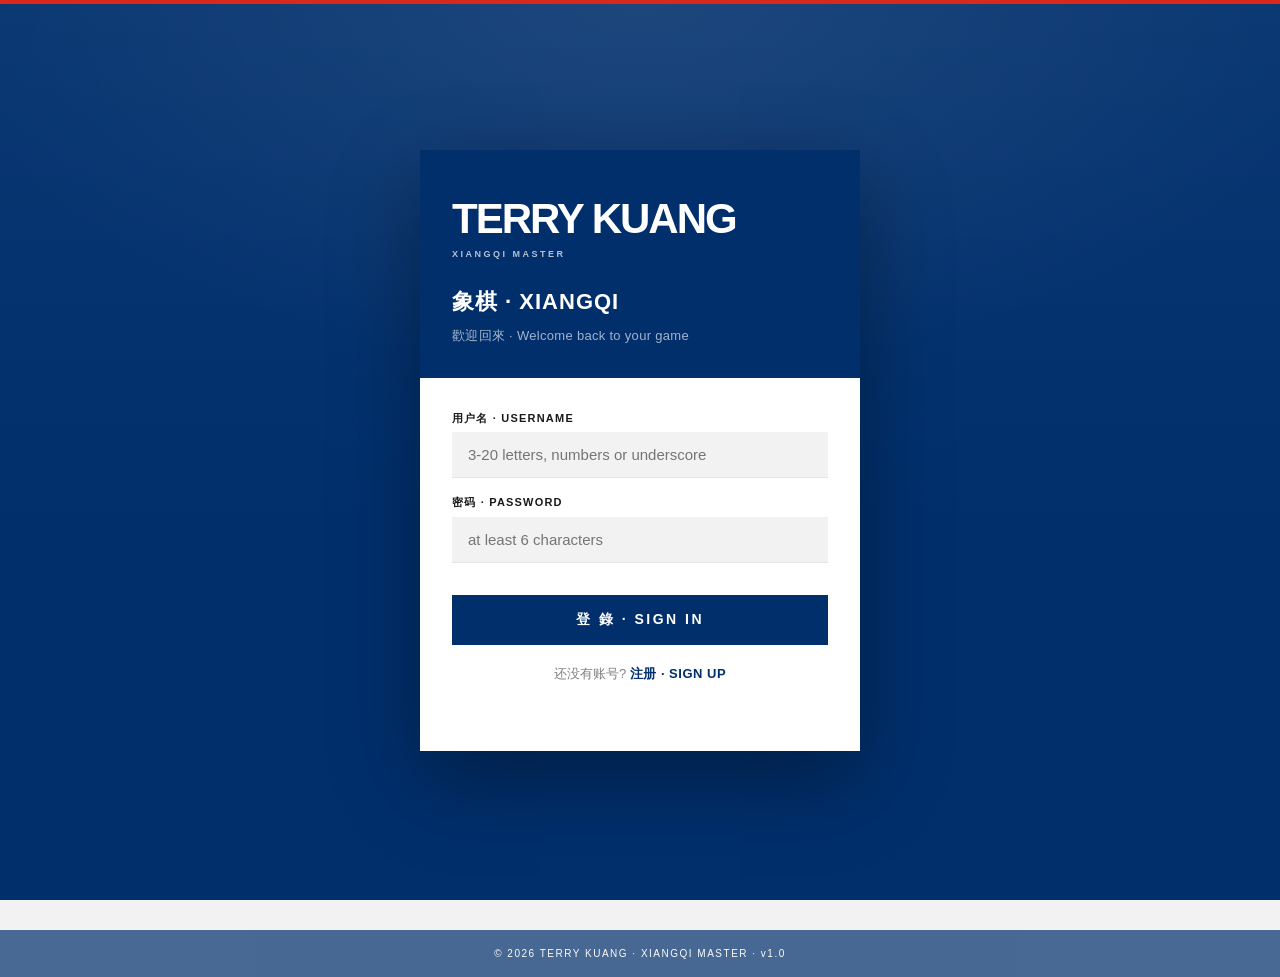
<file: index.html>
<!DOCTYPE html>
<html lang="zh-CN">
<head>
  <meta charset="UTF-8">
  <meta name="viewport" content="width=device-width, initial-scale=1.0, viewport-fit=cover">
  <meta name="theme-color" content="#002F6C">
  <title>TERRY KUANG Xiangqi · 象棋</title>
  <link rel="stylesheet" href="styles/main.css">
</head>
<body>
  <!-- a11y live region -->
  <div id="ariaLive" class="sr-only" aria-live="polite" aria-atomic="true"></div>

  <!-- ============ Topbar (Sticky, TERRY KUANG Blue) ============ -->
  <header class="topbar" role="banner">
    <div class="topbar-inner">
      <a class="logo" href="#" aria-label="TERRY KUANG Home">
        <span class="logo-mark">TERRY KUANG</span>
        <span class="logo-payoff">XIANGQI MASTER</span>
      </a>
      <div class="game-title" aria-label="Xiangqi">象棋 · XIANGQI</div>
      <div class="turn-pill" id="turnPill" aria-live="polite">
        <span class="turn-dot" id="turnDot"></span>
        <span class="turn-text" id="turnText">RED TO MOVE</span>
      </div>
      <div class="btn-group" role="toolbar" aria-label="Game controls">
        <button class="btn primary" id="modePVP" aria-pressed="true">PVP</button>
        <button class="btn" id="modePVE" aria-pressed="false">PVE</button>
        <div class="difficulty-group" id="difficultyGroup" hidden>
          <button class="btn difficulty-btn" id="diffBeginner" aria-pressed="false">初学</button>
          <button class="btn difficulty-btn" id="diffAdvanced" aria-pressed="true">进阶</button>
          <button class="btn difficulty-btn" id="diffProfessional" aria-pressed="false">专业</button>
          <button class="btn difficulty-btn" id="diffExpert" aria-pressed="false">专家</button>
        </div>
        <button class="btn" id="undoBtn" aria-label="Undo last move">↶ UNDO</button>
        <button class="btn" id="newBtn" aria-label="Start new game">↻ NEW</button>
        <div class="user-chip" id="userChip" hidden>
          <span class="user-name" id="userEmail"></span>
          <button type="button" class="btn btn-signout" id="userSignout" aria-label="Sign out" title="退出登录 · SIGN OUT">⎋ SIGN OUT</button>
        </div>
      </div>
    </div>
  </header>

  <!-- ============ Status strip ============ -->
  <div class="status-strip" id="statusStrip" role="status" aria-live="polite">
    <span class="status-text" id="statusText">棋局開始 · 紅方先走</span>
  </div>

  <!-- AI thinking banner (hidden by default) -->
  <div class="ai-banner" id="aiBanner" role="status" aria-live="polite" hidden>
    <span class="spinner" aria-hidden="true"></span>
    <span>AI 思考中 · AI THINKING</span>
  </div>

  <!-- ============ Main 12-col grid ============ -->
  <main class="main">
    <!-- Left: Board (8 cols) -->
    <section class="board-area" aria-label="Game board">
      <div class="board-header">
        <span>BLACK VIEW · 黑方視角</span>
        <span id="moveCounter">MOVE 0 · ROUND 0</span>
      </div>
      <div class="coord-row coord-arabic" aria-hidden="true">
        <span>1</span><span>2</span><span>3</span><span>4</span><span>5</span><span>6</span><span>7</span><span>8</span><span>9</span>
      </div>
      <div class="board-svg-wrap">
        <svg class="board-svg" id="boardSvg"
             viewBox="0 0 540 600"
             role="application"
             aria-label="Xiangqi board, 32 pieces in starting position"
             tabindex="0">
          <!-- populated by board.js -->
        </svg>
      </div>
      <div class="board-footer">
        <div class="coord-cjk" aria-hidden="true">紅方視角</div>
        <div class="coord-row coord-cjk" aria-hidden="true">
          <span>一</span><span>二</span><span>三</span><span>四</span><span>五</span><span>六</span><span>七</span><span>八</span><span>九</span>
        </div>
        <div class="coord-spacer"></div>
      </div>
      <div class="legal-legend" aria-hidden="true">
        <span><span class="legend-dot"></span>可走</span>
        <span><span class="legend-ring"></span>可吃</span>
        <span><span class="legend-last"></span>上一步</span>
        <span class="legend-keys">鍵盤 · 方向鍵 移動 · ENTER 選子 · U 悔棋 · ESC 取消</span>
      </div>
    </section>

    <!-- Right: Sidebar (4 cols) -->
    <aside class="sidebar" aria-label="Game info">
      <div class="panel">
        <h2 class="panel-title">走子歷史 <span class="badge" id="historyBadge">0 STEPS</span></h2>
        <div class="history-list" id="historyList" role="log" aria-live="polite">
          <div class="history-empty">尚未走子</div>
        </div>
      </div>
      <div class="panel panel-captures">
        <h2 class="panel-title">吃子 <span class="badge">CAPTURED</span></h2>
        <div class="capture-row">
          <div class="capture-side">
            <span class="capture-label">紅方吃</span>
            <div class="capture-pieces" id="redCaptures"></div>
          </div>
          <div class="capture-side">
            <span class="capture-label">黑方吃</span>
            <div class="capture-pieces" id="blackCaptures"></div>
          </div>
        </div>
      </div>
      <div class="panel panel-controls">
        <h2 class="panel-title">控制 <span class="badge">CONTROLS</span></h2>
        <div class="controls">
          <button class="ctrl-btn" id="ctrlUndo">↶ 悔棋 UNDO</button>
          <button class="ctrl-btn" id="ctrlSwap">⇄ 重新開始</button>
          <button class="ctrl-btn danger" id="ctrlResign">⊘ 認輸 RESIGN</button>
        </div>
      </div>
    </aside>
  </main>

  <!-- ============ Victory / Game Over Modal ============ -->
  <div class="modal-overlay" id="modal" hidden>
    <div class="modal" role="dialog" aria-modal="true" aria-labelledby="modalTitle">
      <div class="modal-banner">
        <div class="trophy" aria-hidden="true">♛</div>
        <h1 id="modalTitle">紅方勝</h1>
        <div class="subtitle" id="modalSubtitle">RED WINS · CHECKMATE</div>
      </div>
      <div class="modal-body">
        <div class="result-stats">
          <div class="result-stat">
            <div class="label">回合</div>
            <div class="value" id="statRounds">0</div>
          </div>
          <div class="result-stat">
            <div class="label">總步數</div>
            <div class="value" id="statSteps">0</div>
          </div>
          <div class="result-stat">
            <div class="label">吃子</div>
            <div class="value" id="statCaptures">0</div>
          </div>
        </div>
        <div class="final-move" id="finalMove"></div>
        <div class="modal-actions">
          <button class="btn primary" id="modalNew">↻ 新對局 NEW GAME</button>
          <button class="btn secondary" id="modalClose">關閉 CLOSE</button>
        </div>
      </div>
    </div>
  </div>

  <!-- ============ Login Overlay ============ -->
  <div class="auth-overlay" id="authOverlay" role="dialog" aria-modal="true" aria-labelledby="authTitle">
    <div class="auth-card">
      <div class="auth-brand">
        <span class="auth-mark">TERRY KUANG</span>
        <span class="auth-payoff">XIANGQI MASTER</span>
        <h1 id="authTitle">象棋 · XIANGQI</h1>
        <p class="auth-tagline" id="authTagline">歡迎回來 · Welcome back to your game</p>
      </div>

      <form class="auth-form" id="authForm" autocomplete="on" novalidate>
        <label class="auth-field">
          <span id="authUserLabel">用户名 · USERNAME</span>
          <input type="text" id="authUsername" name="username" required
                 autocomplete="username" minlength="3" maxlength="20"
                 pattern="[A-Za-z0-9_]+"
                 placeholder="3-20 letters, numbers or underscore"
                 spellcheck="false" />
        </label>
        <label class="auth-field">
          <span>密码 · PASSWORD</span>
          <input type="password" id="authPassword" name="password" required
                 minlength="6" autocomplete="current-password"
                 placeholder="at least 6 characters" />
        </label>
        <label class="auth-field auth-field-confirm" id="authConfirmField">
          <span>确认密码 · CONFIRM PASSWORD</span>
          <input type="password" id="authPasswordConfirm" name="password_confirm"
                 minlength="6" autocomplete="new-password"
                 placeholder="re-enter your password" />
        </label>

        <div class="auth-error" id="authError" role="alert" hidden></div>
        <div class="auth-ok" id="authOk" role="status" hidden></div>

        <button type="submit" class="auth-submit" id="authSubmit">登 錄 · SIGN IN</button>
        <button type="button" class="auth-toggle" id="authToggle">
          还没有账号? <strong>注册 · SIGN UP</strong>
        </button>
      </form>

      <div class="auth-foot">
      </div>
    </div>
  </div>

  <footer class="footer" role="contentinfo">
    © 2026 TERRY KUANG · XIANGQI MASTER · v1.0
  </footer>

  <script src="scripts/board.js" defer></script>
  <script src="scripts/rules.js" defer></script>
  <script src="scripts/game.js" defer></script>
  <script src="scripts/ai.js" defer></script>
  <script src="scripts/auth.js" defer></script>
  <script src="scripts/storage.js" defer></script>
  <script src="scripts/ui.js" defer></script>
  <script src="scripts/main.js" defer></script>
</body>
</html>
</file>
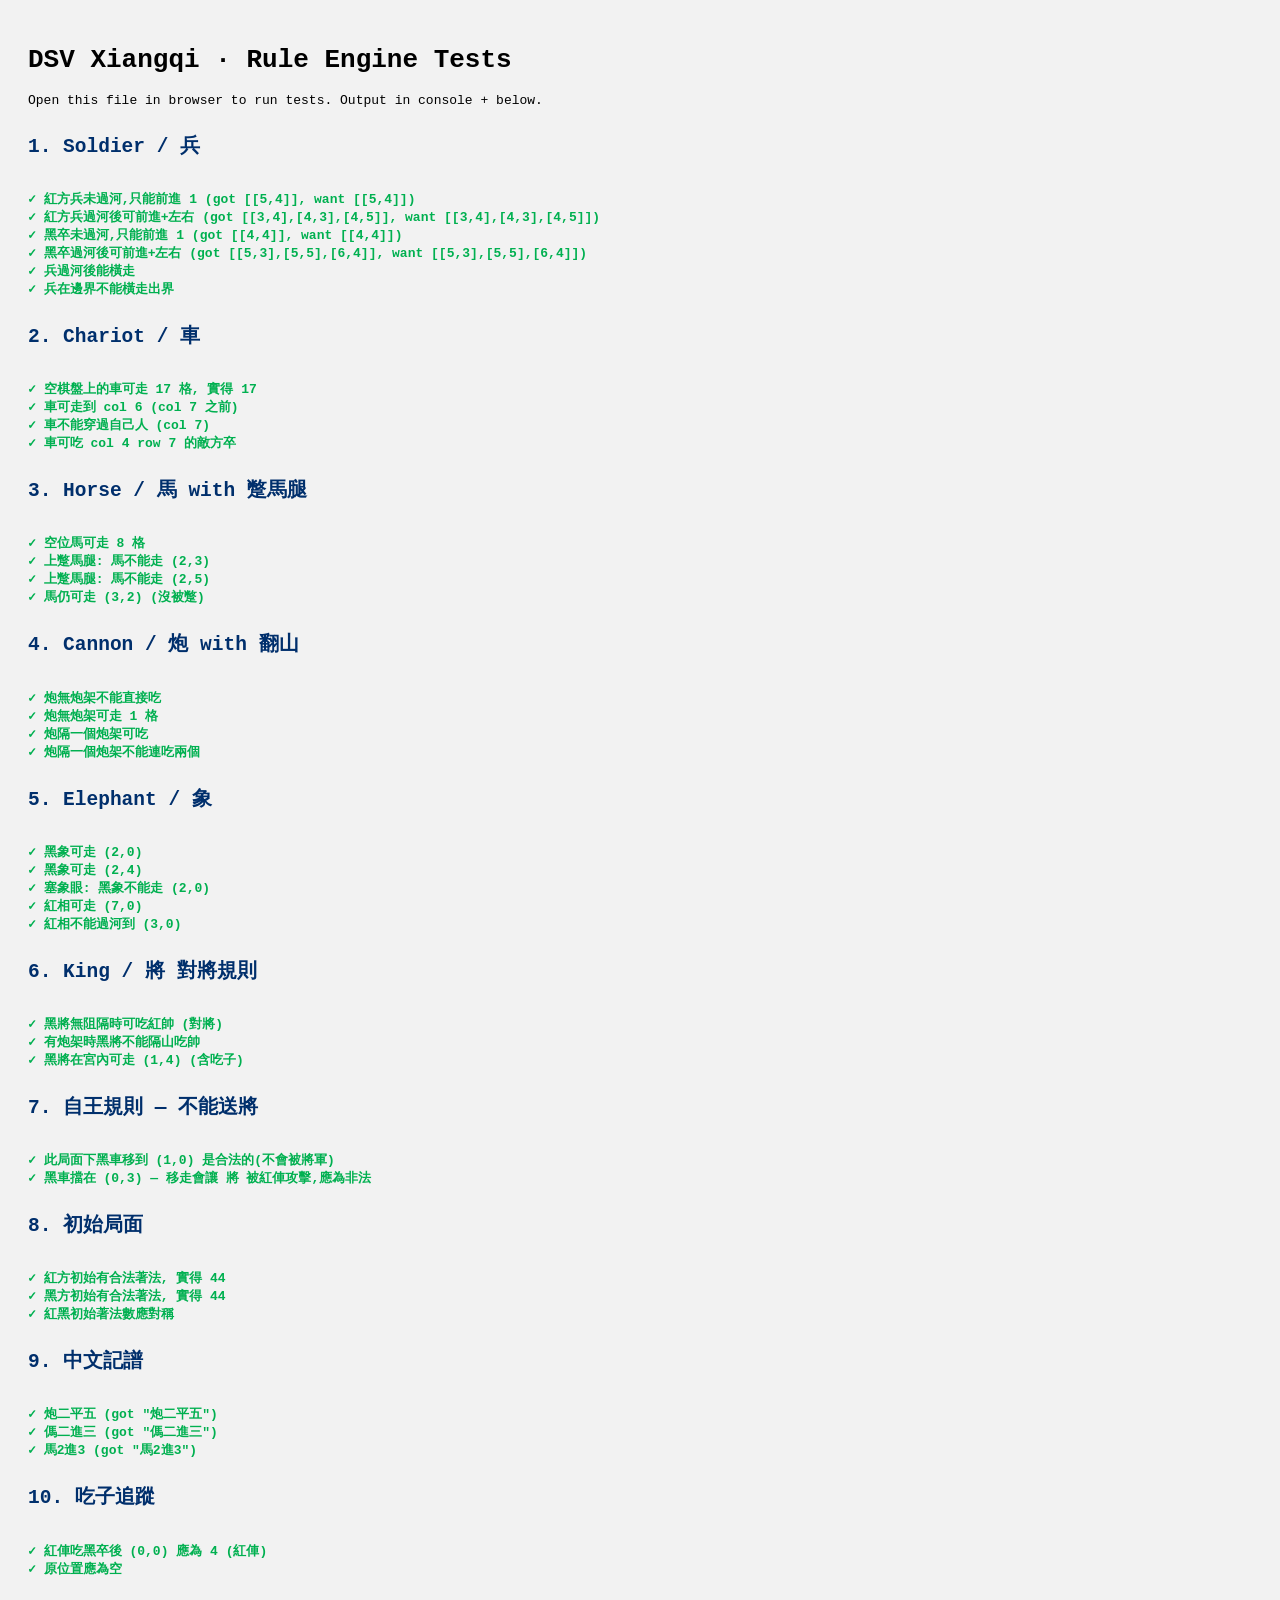
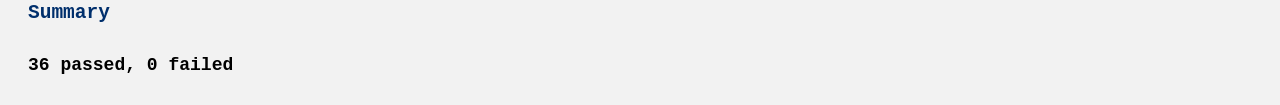
<file: tests.html>
<!DOCTYPE html>
<html lang="zh-CN">
<head>
<meta charset="UTF-8">
<title>DSV Xiangqi · V1 Checkpoint</title>
<style>
  body { font-family: monospace; padding: 20px; background: #f2f2f2; }
  h2 { color: #002F6C; margin-top: 24px; }
  .pass { color: #00B050; font-weight: bold; }
  .fail { color: #DA291C; font-weight: bold; }
  pre { background: #fff; padding: 12px; border: 1px solid #ccc; font-size: 11px; max-height: 400px; overflow: auto; }
</style>
</head>
<body>
<h1>DSV Xiangqi · Rule Engine Tests</h1>
<p>Open this file in browser to run tests. Output in console + below.</p>
<div id="out"></div>

<!-- Load same scripts as index.html -->
<script src="scripts/board.js"></script>
<script src="scripts/rules.js"></script>
<script src="scripts/game.js"></script>
<script src="tests.js"></script>
</body>
</html>
</file>
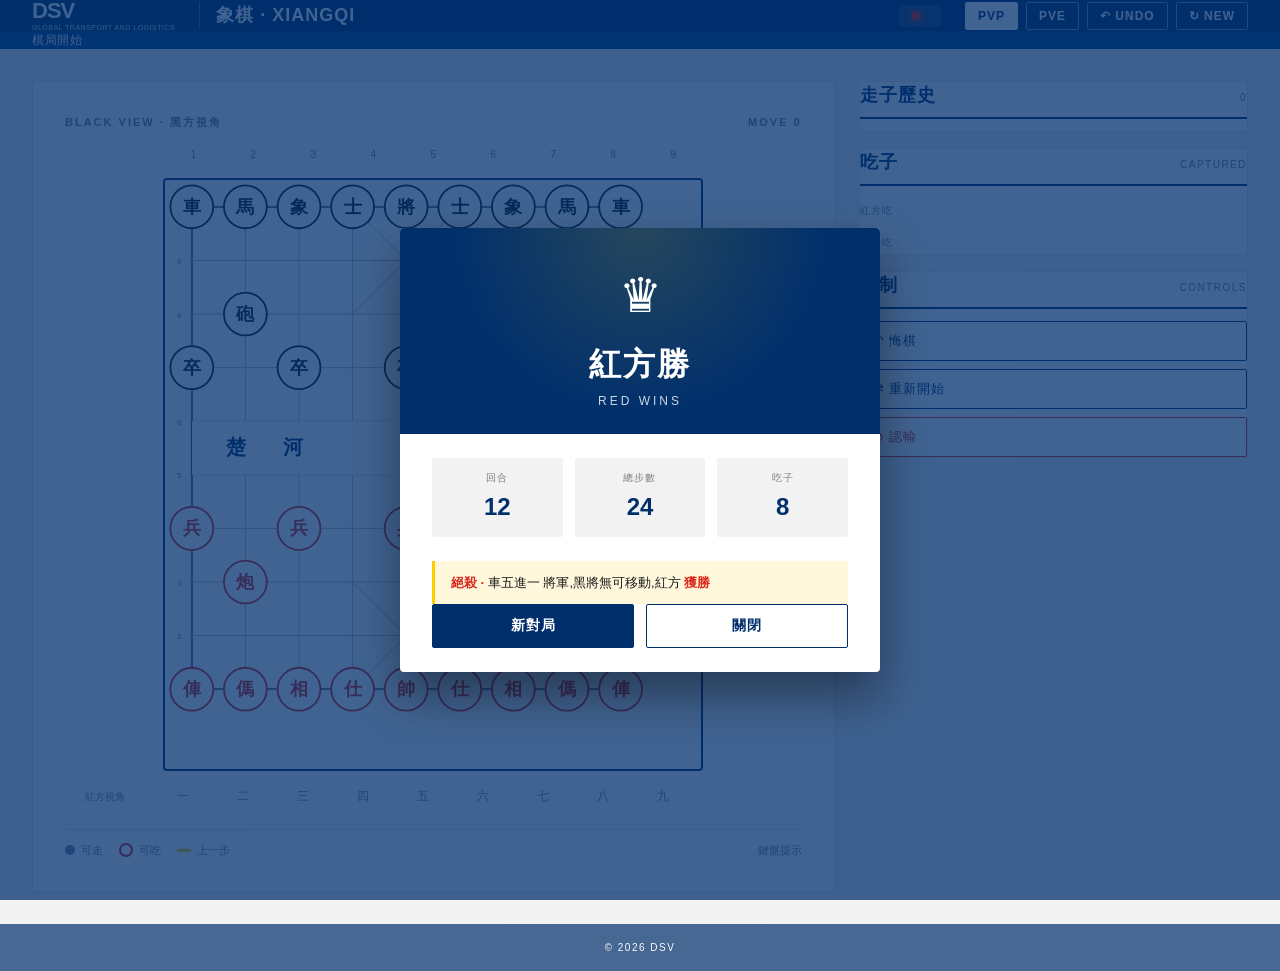
<file: prototype/checkmate.html>
<!DOCTYPE html>
<html><head><meta charset="UTF-8"><title>checkmate</title>
<link rel="stylesheet" href="../styles/main.css"></head>
<body>
<header class="topbar" role="banner"><div class="topbar-inner">
  <a class="logo" href="#"><span class="logo-mark">DSV</span><span class="logo-payoff">GLOBAL TRANSPORT AND LOGISTICS</span></a>
  <div class="game-title">象棋 · XIANGQI</div>
  <div class="turn-pill" id="turnPill" aria-live="polite"><span class="turn-dot" id="turnDot"></span><span class="turn-text" id="turnText"></span></div>
  <div class="btn-group"><button class="btn primary" id="modePVP">PVP</button><button class="btn" id="modePVE">PVE</button><button class="btn" id="undoBtn">↶ UNDO</button><button class="btn" id="newBtn">↻ NEW</button></div>
</div></header>
<div class="status-strip" id="statusStrip"><span class="status-text" id="statusText">棋局開始</span></div>
<div class="ai-banner" id="aiBanner" hidden></div>
<main class="main">
  <section class="board-area">
    <div class="board-header"><span>BLACK VIEW · 黑方視角</span><span id="moveCounter">MOVE 0</span></div>
    <div class="coord-row coord-arabic"><span>1</span><span>2</span><span>3</span><span>4</span><span>5</span><span>6</span><span>7</span><span>8</span><span>9</span></div>
    <div class="board-svg-wrap"><svg class="board-svg" id="boardSvg" viewBox="0 0 540 600" tabindex="0"></svg></div>
    <div class="board-footer"><div class="coord-cjk">紅方視角</div><div class="coord-row coord-cjk"><span>一</span><span>二</span><span>三</span><span>四</span><span>五</span><span>六</span><span>七</span><span>八</span><span>九</span></div><div class="coord-spacer"></div></div>
    <div class="legal-legend"><span><span class="legend-dot"></span>可走</span><span><span class="legend-ring"></span>可吃</span><span><span class="legend-last"></span>上一步</span><span class="legend-keys">鍵盤提示</span></div>
  </section>
  <aside class="sidebar">
    <div class="panel"><h2 class="panel-title">走子歷史 <span class="badge" id="historyBadge">0</span></h2><div class="history-list" id="historyList"></div></div>
    <div class="panel"><h2 class="panel-title">吃子 <span class="badge">CAPTURED</span></h2><div class="capture-row"><div class="capture-side"><span class="capture-label">紅方吃</span><div class="capture-pieces" id="redCaptures"></div></div><div class="capture-side"><span class="capture-label">黑方吃</span><div class="capture-pieces" id="blackCaptures"></div></div></div></div>
    <div class="panel"><h2 class="panel-title">控制 <span class="badge">CONTROLS</span></h2><div class="controls"><button class="ctrl-btn" id="ctrlUndo">↶ 悔棋</button><button class="ctrl-btn" id="ctrlSwap">⇄ 重新開始</button><button class="ctrl-btn danger" id="ctrlResign">⊘ 認輸</button></div></div>
  </aside>
</main>
<div class="modal-overlay" id="modal"><div class="modal"><div class="modal-banner"><div class="trophy">♛</div><h1 id="modalTitle">紅方勝</h1><div class="subtitle" id="modalSubtitle">RED WINS</div></div><div class="modal-body"><div class="result-stats"><div class="result-stat"><div class="label">回合</div><div class="value" id="statRounds">12</div></div><div class="result-stat"><div class="label">總步數</div><div class="value" id="statSteps">24</div></div><div class="result-stat"><div class="label">吃子</div><div class="value" id="statCaptures">8</div></div></div><div class="final-move" id="finalMove"><strong>絕殺 · </strong>車五進一 將軍,黑將無可移動,紅方 <strong>獲勝</strong></div><div class="modal-actions"><button class="btn primary" id="modalNew">新對局</button><button class="btn secondary" id="modalClose">關閉</button></div></div></div></div>
<footer class="footer">© 2026 DSV</footer>
<div id="ariaLive" class="sr-only" aria-live="polite"></div>
<script src="../scripts/board.js"></script><script src="../scripts/rules.js"></script><script src="../scripts/game.js"></script><script src="../scripts/ai.js"></script><script src="../scripts/ui.js"></script>
<script>
window.addEventListener('load', () => {
  XQGame.newGame('pvp');
  XQUI.attach();
  // Setup a near-checkmate position
  const b = XQBoard.getBoard();
  // Clear most of board
  for (let r = 0; r < 10; r++) for (let c = 0; c < 9; c++) b[r][c] = 0;
  // Black 將@(0,4), 士@(1,3) 士@(1,5)
  b[0][4] = -1; b[1][3] = -2; b[1][5] = -2;
  // Red: 帥@(9,4), 俥@(0,4) (already there replacing king?? no)
  // 仕@(8,3)(8,5) 相@(7,2)(7,6)
  b[9][4] = 1; b[8][3] = 2; b[8][5] = 2; b[7][2] = 3; b[7][6] = 3;
  // Red 炮@(2,3) 炮@(2,5) - double cannon checkmate
  b[2][3] = 6; b[2][5] = 6;
  // Red 車@(0,0)
  b[0][0] = 4;
  // One black piece: 卒
  b[6][0] = -7;
  XQBoard.setBoard(b);
  XQGame.State.board = b;
  XQGame.State.turn = 'red';
  // Build fake history
  XQGame.State.history = [
    {n:1, red:'炮二平五', black:'馬8進7'},
    {n:2, red:'傌二進三', black:'車9平8'},
    {n:3, red:'車一平二', black:'卒7進1'},
    {n:4, red:'兵七進一', black:'炮8平9'},
    {n:5, red:'馬八進七', black:'車8進6'},
    {n:6, red:'車九進一', black:'炮2平5'},
    {n:7, red:'車九平四', black:'馬2進3'},
    {n:8, red:'車四進三', black:'士4進5'},
    {n:9, red:'炮八進四', black:'象3進5'},
    {n:10, red:'炮八平五', black:'士5退4'},
    {n:11, red:'車四平六', black:'士6進5'},
    {n:12, red:'車六進一', black:'將5平4'}
  ];
  XQGame.State.moveCount = 24;
  XQGame.State.winner = 'red';
  XQBoard.renderBoard();
  XQUI.syncAll();
});
</script>
</body></html>
</file>
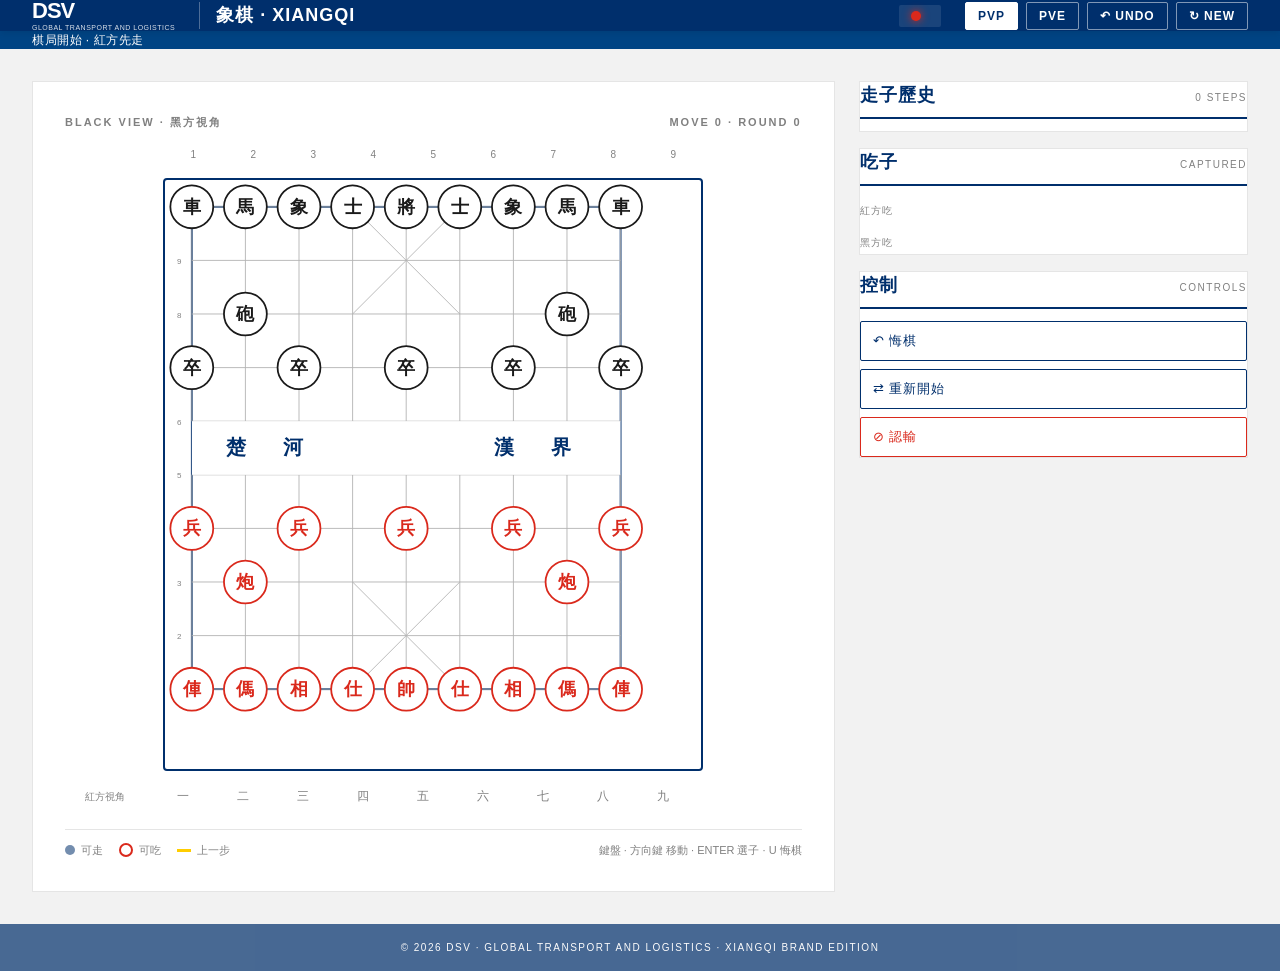
<file: prototype/demo-game.html>
<!DOCTYPE html>
<html><head><meta charset="UTF-8"><title>demo</title>
<link rel="stylesheet" href="../styles/main.css"></head>
<body>
<header class="topbar" role="banner"><div class="topbar-inner">
  <a class="logo" href="#"><span class="logo-mark">DSV</span><span class="logo-payoff">GLOBAL TRANSPORT AND LOGISTICS</span></a>
  <div class="game-title">象棋 · XIANGQI</div>
  <div class="turn-pill" id="turnPill" aria-live="polite"><span class="turn-dot" id="turnDot"></span><span class="turn-text" id="turnText"></span></div>
  <div class="btn-group" role="toolbar"><button class="btn primary" id="modePVP">PVP</button><button class="btn" id="modePVE">PVE</button><button class="btn" id="undoBtn">↶ UNDO</button><button class="btn" id="newBtn">↻ NEW</button></div>
</div></header>
<div class="status-strip" id="statusStrip"><span class="status-text" id="statusText">棋局開始 · 紅方先走</span></div>
<div class="ai-banner" id="aiBanner" hidden><span class="spinner"></span><span>AI 思考中</span></div>
<main class="main">
  <section class="board-area">
    <div class="board-header"><span>BLACK VIEW · 黑方視角</span><span id="moveCounter">MOVE 0 · ROUND 0</span></div>
    <div class="coord-row coord-arabic"><span>1</span><span>2</span><span>3</span><span>4</span><span>5</span><span>6</span><span>7</span><span>8</span><span>9</span></div>
    <div class="board-svg-wrap"><svg class="board-svg" id="boardSvg" viewBox="0 0 540 600" tabindex="0"></svg></div>
    <div class="board-footer"><div class="coord-cjk">紅方視角</div><div class="coord-row coord-cjk"><span>一</span><span>二</span><span>三</span><span>四</span><span>五</span><span>六</span><span>七</span><span>八</span><span>九</span></div><div class="coord-spacer"></div></div>
    <div class="legal-legend"><span><span class="legend-dot"></span>可走</span><span><span class="legend-ring"></span>可吃</span><span><span class="legend-last"></span>上一步</span><span class="legend-keys">鍵盤 · 方向鍵 移動 · ENTER 選子 · U 悔棋</span></div>
  </section>
  <aside class="sidebar">
    <div class="panel"><h2 class="panel-title">走子歷史 <span class="badge" id="historyBadge">0 STEPS</span></h2><div class="history-list" id="historyList"></div></div>
    <div class="panel"><h2 class="panel-title">吃子 <span class="badge">CAPTURED</span></h2><div class="capture-row"><div class="capture-side"><span class="capture-label">紅方吃</span><div class="capture-pieces" id="redCaptures"></div></div><div class="capture-side"><span class="capture-label">黑方吃</span><div class="capture-pieces" id="blackCaptures"></div></div></div></div>
    <div class="panel"><h2 class="panel-title">控制 <span class="badge">CONTROLS</span></h2><div class="controls"><button class="ctrl-btn" id="ctrlUndo">↶ 悔棋</button><button class="ctrl-btn" id="ctrlSwap">⇄ 重新開始</button><button class="ctrl-btn danger" id="ctrlResign">⊘ 認輸</button></div></div>
  </aside>
</main>
<div class="modal-overlay" id="modal" hidden><div class="modal" role="dialog" aria-modal="true"><div class="modal-banner"><div class="trophy">♛</div><h1 id="modalTitle">紅方勝</h1><div class="subtitle" id="modalSubtitle">RED WINS</div></div><div class="modal-body"><div class="result-stats"><div class="result-stat"><div class="label">回合</div><div class="value" id="statRounds">0</div></div><div class="result-stat"><div class="label">總步數</div><div class="value" id="statSteps">0</div></div><div class="result-stat"><div class="label">吃子</div><div class="value" id="statCaptures">0</div></div></div><div class="final-move" id="finalMove"></div><div class="modal-actions"><button class="btn primary" id="modalNew">新對局</button><button class="btn secondary" id="modalClose">關閉</button></div></div></div></div>
<footer class="footer">© 2026 DSV · GLOBAL TRANSPORT AND LOGISTICS · XIANGQI BRAND EDITION</footer>
<div id="ariaLive" class="sr-only" aria-live="polite"></div>
<script src="../scripts/board.js"></script><script src="../scripts/rules.js"></script><script src="../scripts/game.js"></script><script src="../scripts/ai.js"></script><script src="../scripts/ui.js"></script>
<script>
// Wait a tick, then run a series of moves
window.addEventListener('load', () => {
  XQGame.newGame('pvp');
  XQUI.attach();
  // Real xiangqi opening sequence
  XQGame.makeMove([7,1],[7,4]); // 炮二平五
  XQGame.makeMove([0,7],[2,6]); // 馬 8 進 7
  XQGame.makeMove([9,1],[7,2]); // 傌二進三
  XQGame.makeMove([0,0],[2,0]); // 車 9 進 2 (actually let's do 卒)
  XQGame.makeMove([6,4],[5,4]); // 兵五進一
  XQGame.makeMove([3,4],[4,4]); // 卒 5 進 1
  XQGame.makeMove([7,7],[7,4]); // 炮八平五
  XQGame.makeMove([2,1],[2,4]); // 砲 2 平 5
  XQUI.syncAll();
  // Select red 兵 at (5,4) to show legal moves highlight
  XQGame.select(5, 4);
  XQUI.syncAll();
});
</script>
</body></html>
</file>
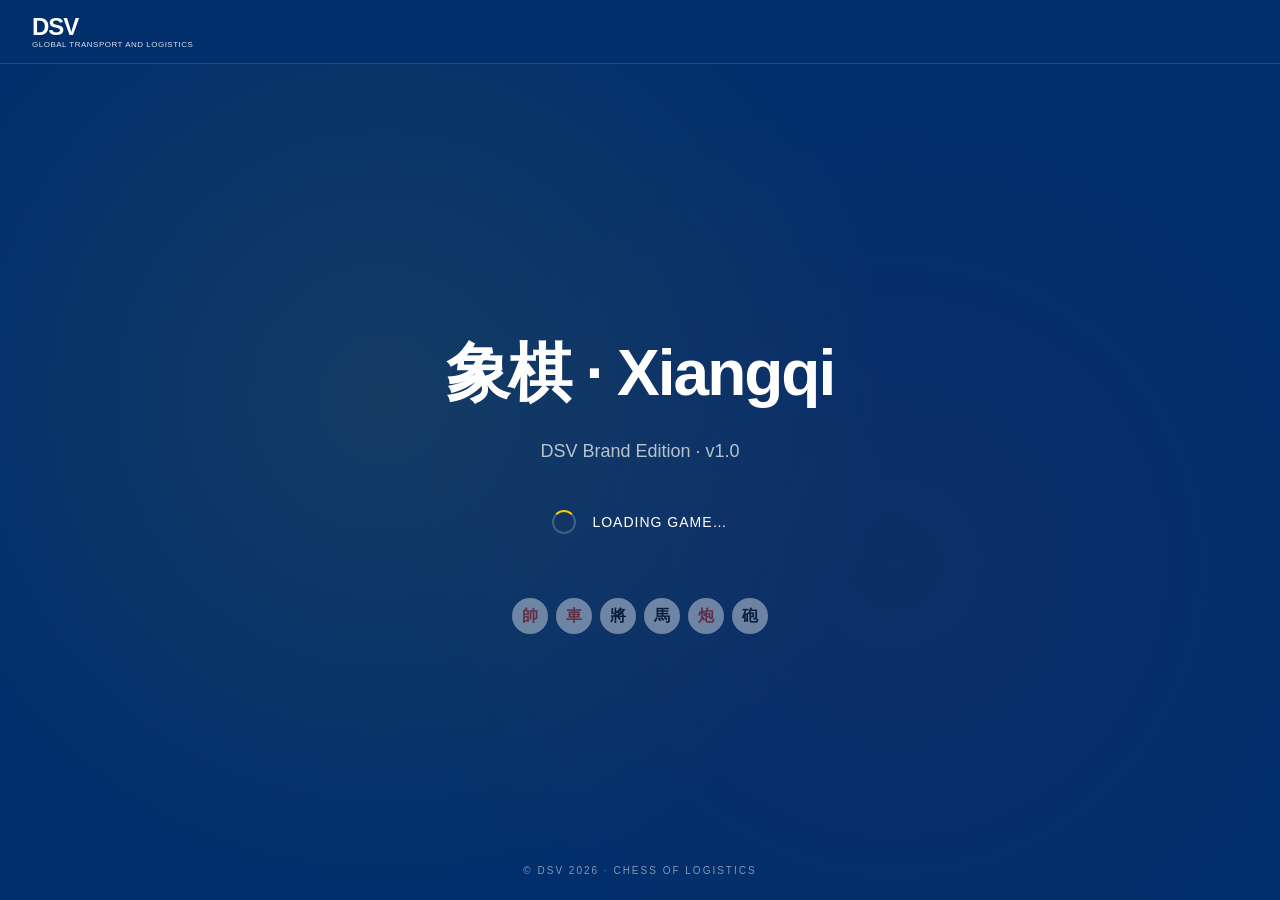
<file: prototype/screen-01-loading.html>
<!DOCTYPE html>
<html lang="zh-CN">
<head>
<meta charset="UTF-8">
<title>Screen 01 — Loading / Splash</title>
<style>
:root{--dsv-blue:#002F6C;--dsv-blue-tint20:#004484;--dsv-white:#FFFFFF;--dsv-black:#000000;--dsv-red:#DA291C;--dsv-yellow:#FFCD00;--dsv-green:#00B050;--dsv-grey-90:#1A1A1A;--dsv-grey-50:#808080;--dsv-grey-10:#E5E5E5;--dsv-grey-5:#F2F2F2;--font:'Arial','Helvetica Neue',sans-serif;--cjk:'PingFang SC','Microsoft YaHei',sans-serif}
*{box-sizing:border-box;margin:0;padding:0}
body{font-family:var(--font);background:var(--dsv-blue);color:var(--dsv-white);min-height:100vh;display:flex;flex-direction:column;overflow:hidden}
.topbar{height:64px;background:var(--dsv-blue);border-bottom:1px solid rgba(255,255,255,0.15);display:flex;align-items:center;padding:0 32px;gap:16px}
.logo{display:flex;flex-direction:column;line-height:1}
.logo-mark{font-size:24px;font-weight:900;letter-spacing:-1px}
.logo-payoff{font-size:8px;font-weight:400;letter-spacing:0.5px;margin-top:2px;opacity:0.85}
.splash{flex:1;display:flex;flex-direction:column;align-items:center;justify-content:center;gap:48px;position:relative}
.splash::before{content:"";position:absolute;inset:0;background:radial-gradient(circle at 30% 40%,rgba(255,205,0,0.08) 0%,transparent 50%),radial-gradient(circle at 70% 60%,rgba(218,41,28,0.06) 0%,transparent 50%)}
.splash>*{position:relative;z-index:1}
.splash-title{font-family:var(--cjk);font-size:64px;font-weight:700;letter-spacing:-2px}
.splash-sub{font-family:var(--cjk);font-size:18px;opacity:0.7;margin-top:-24px}
.splash-loader{display:flex;align-items:center;gap:16px;font-size:14px;letter-spacing:1px}
.spinner{width:24px;height:24px;border:2px solid rgba(255,255,255,0.2);border-top-color:var(--dsv-yellow);border-radius:50%;animation:spin 1s linear infinite}
@keyframes spin{to{transform:rotate(360deg)}}
.splash-pieces{display:flex;gap:8px;margin-top:16px;opacity:0.4}
.splash-pieces span{width:36px;height:36px;border-radius:50%;background:var(--dsv-white);color:var(--dsv-red);display:flex;align-items:center;justify-content:center;font-family:var(--cjk);font-weight:700;font-size:16px}
.splash-pieces span.b{color:var(--dsv-black)}
.splash-meta{position:absolute;bottom:24px;font-size:10px;letter-spacing:2px;opacity:0.5}
</style>
</head>
<body>
<div class="topbar">
  <div class="logo">
    <span class="logo-mark">DSV</span>
    <span class="logo-payoff">GLOBAL TRANSPORT AND LOGISTICS</span>
  </div>
</div>
<div class="splash">
  <div class="splash-title">象棋 · Xiangqi</div>
  <div class="splash-sub">DSV Brand Edition · v1.0</div>
  <div class="splash-loader"><div class="spinner"></div><span>LOADING GAME…</span></div>
  <div class="splash-pieces">
    <span>帥</span><span>車</span><span class="b">將</span><span class="b">馬</span><span>炮</span><span class="b">砲</span>
  </div>
  <div class="splash-meta">© DSV 2026 · CHESS OF LOGISTICS</div>
</div>
</body>
</html>
</file>
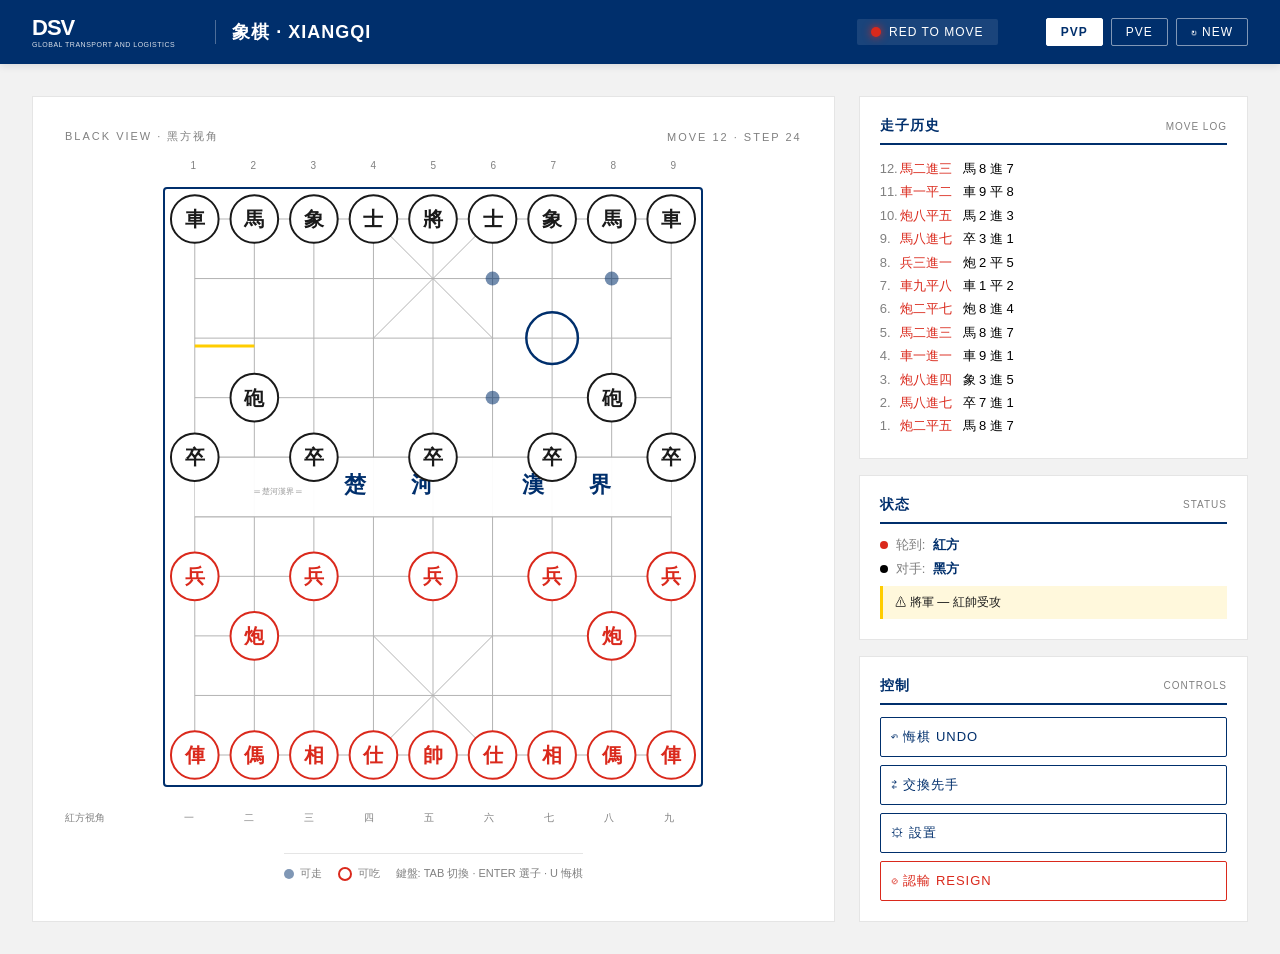
<file: prototype/screen-02-main-board.html>
<!DOCTYPE html>
<html lang="zh-CN">
<head>
<meta charset="UTF-8">
<title>Screen 02 — Main Board (Desktop)</title>
<style>
:root{--dsv-blue:#002F6C;--dsv-blue-tint20:#004484;--dsv-white:#FFFFFF;--dsv-black:#000000;--dsv-red:#DA291C;--dsv-yellow:#FFCD00;--dsv-green:#00B050;--dsv-grey-90:#1A1A1A;--dsv-grey-50:#808080;--dsv-grey-10:#E5E5E5;--dsv-grey-5:#F2F2F2;--font:'Arial','Helvetica Neue',sans-serif;--cjk:'PingFang SC','Microsoft YaHei',sans-serif}
*{box-sizing:border-box;margin:0;padding:0}
body{font-family:var(--font);background:var(--dsv-grey-5);color:var(--dsv-grey-90);min-height:100vh;display:flex;flex-direction:column}
.topbar{height:64px;background:var(--dsv-blue);color:var(--dsv-white);display:flex;align-items:center;padding:0 32px;gap:24px;position:sticky;top:0;z-index:10;box-shadow:0 2px 8px rgba(0,0,0,0.1)}
.logo{display:flex;flex-direction:column;line-height:1;margin-right:16px}
.logo-mark{font-size:22px;font-weight:900;letter-spacing:-1px}
.logo-payoff{font-size:7px;letter-spacing:0.5px;margin-top:2px;opacity:0.85}
.game-title{font-family:var(--cjk);font-size:18px;font-weight:600;border-left:1px solid rgba(255,255,255,0.3);padding-left:16px;letter-spacing:1px}
.turn-indicator{display:flex;align-items:center;gap:8px;margin-left:auto;background:rgba(255,255,255,0.1);padding:6px 14px;border-radius:2px;font-size:12px;letter-spacing:1px}
.turn-dot{width:10px;height:10px;border-radius:50%;background:var(--dsv-red);box-shadow:0 0 8px var(--dsv-red)}
.btn-group{display:flex;gap:8px;margin-left:24px}
.btn{background:transparent;border:1px solid rgba(255,255,255,0.5);color:var(--dsv-white);padding:6px 14px;font-size:12px;font-family:var(--font);letter-spacing:1px;cursor:pointer;border-radius:2px}
.btn.primary{background:var(--dsv-white);color:var(--dsv-blue);border-color:var(--dsv-white);font-weight:600}
.btn:hover{background:rgba(255,255,255,0.1)}
.btn.primary:hover{background:var(--dsv-grey-10)}
.main{display:grid;grid-template-columns:repeat(12,1fr);gap:24px;padding:32px;max-width:1400px;margin:0 auto;width:100%;flex:1}
.board-area{grid-column:span 8;background:var(--dsv-white);border:1px solid var(--dsv-grey-10);padding:32px;display:flex;flex-direction:column;align-items:center;gap:16px;position:relative}
.board-header{width:100%;display:flex;justify-content:space-between;align-items:center;font-size:11px;color:var(--dsv-grey-50);letter-spacing:2px;font-family:var(--font)}
.coord-row{display:grid;grid-template-columns:repeat(9,60px);width:540px}
.coord-row span{text-align:center;font-size:10px;color:var(--dsv-grey-50)}
.board-svg{border:2px solid var(--dsv-blue);background:var(--dsv-white);border-radius:4px}
.board-footer{width:100%;display:flex;justify-content:space-between;align-items:center;margin-top:8px}
.coord-cjk{font-family:var(--cjk);color:var(--dsv-grey-50);font-size:10px}
.sidebar{grid-column:span 4;display:flex;flex-direction:column;gap:16px}
.panel{background:var(--dsv-white);border:1px solid var(--dsv-grey-10);padding:20px}
.panel-title{font-family:var(--cjk);font-size:14px;font-weight:600;color:var(--dsv-blue);letter-spacing:1px;margin-bottom:12px;padding-bottom:8px;border-bottom:2px solid var(--dsv-blue);display:flex;justify-content:space-between;align-items:center}
.panel-title .badge{font-family:var(--font);font-size:10px;color:var(--dsv-grey-50);font-weight:400;letter-spacing:1px}
.history-list{font-family:var(--cjk);font-size:13px;line-height:1.8;max-height:340px;overflow:hidden}
.history-list .num{color:var(--dsv-grey-50);display:inline-block;width:20px}
.history-list .red{color:var(--dsv-red)}
.history-list .black{color:var(--dsv-black)}
.status-row{display:flex;align-items:center;gap:8px;margin-bottom:6px;font-size:13px;color:var(--dsv-grey-50)}
.status-row strong{color:var(--dsv-blue);font-weight:600}
.status-row .red-dot{width:8px;height:8px;border-radius:50%;background:var(--dsv-red)}
.status-row .blk-dot{width:8px;height:8px;border-radius:50%;background:var(--dsv-black)}
.check-banner{background:#FFF8DC;border-left:3px solid var(--dsv-yellow);padding:8px 12px;font-size:12px;color:var(--dsv-grey-90);margin-top:8px;font-family:var(--cjk)}
.controls{display:flex;flex-direction:column;gap:8px}
.ctrl-btn{background:var(--dsv-white);border:1px solid var(--dsv-blue);color:var(--dsv-blue);padding:10px;font-size:13px;font-family:var(--cjk);font-weight:500;cursor:pointer;letter-spacing:1px;border-radius:2px;text-align:left;display:flex;align-items:center;gap:8px}
.ctrl-btn:hover{background:var(--dsv-blue);color:var(--dsv-white)}
.ctrl-btn.danger{border-color:var(--dsv-red);color:var(--dsv-red)}
.ctrl-btn.danger:hover{background:var(--dsv-red);color:var(--dsv-white)}
.ctrl-icon{width:14px;height:14px;display:inline-block}
.legal-legend{font-size:11px;color:var(--dsv-grey-50);display:flex;gap:16px;margin-top:12px;padding-top:12px;border-top:1px solid var(--dsv-grey-10)}
.legal-legend span{display:flex;align-items:center;gap:6px}
.legal-legend .dot{width:10px;height:10px;border-radius:50%;background:var(--dsv-blue);opacity:0.5}
.legal-legend .ring{width:14px;height:14px;border-radius:50%;border:2px solid var(--dsv-red)}
</style>
</head>
<body>
<div class="topbar">
  <div class="logo">
    <span class="logo-mark">DSV</span>
    <span class="logo-payoff">GLOBAL TRANSPORT AND LOGISTICS</span>
  </div>
  <div class="game-title">象棋 · XIANGQI</div>
  <div class="turn-indicator"><div class="turn-dot"></div><span>RED TO MOVE</span></div>
  <div class="btn-group">
    <button class="btn primary">PVP</button>
    <button class="btn">PVE</button>
    <button class="btn">↻ NEW</button>
  </div>
</div>

<div class="main">
  <div class="board-area">
    <div class="board-header">
      <span>BLACK VIEW · 黑方视角</span>
      <span>MOVE 12 · STEP 24</span>
    </div>
    <div class="coord-row">
      <span>1</span><span>2</span><span>3</span><span>4</span><span>5</span><span>6</span><span>7</span><span>8</span><span>9</span>
    </div>
    <svg class="board-svg" width="540" height="600" viewBox="0 0 540 600">
      <!-- board lines -->
      <g stroke="#B3B3B3" stroke-width="1" fill="none">
        <line x1="30" y1="30" x2="510" y2="30"/>
        <line x1="30" y1="90" x2="510" y2="90"/>
        <line x1="30" y1="150" x2="510" y2="150"/>
        <line x1="30" y1="210" x2="510" y2="210"/>
        <line x1="30" y1="270" x2="510" y2="270"/>
        <line x1="30" y1="330" x2="510" y2="330"/>
        <line x1="30" y1="390" x2="510" y2="390"/>
        <line x1="30" y1="450" x2="510" y2="450"/>
        <line x1="30" y1="510" x2="510" y2="510"/>
        <line x1="30" y1="570" x2="510" y2="570"/>
        <line x1="30" y1="30" x2="30" y2="570"/>
        <line x1="90" y1="30" x2="90" y2="570"/>
        <line x1="150" y1="30" x2="150" y2="570"/>
        <line x1="210" y1="30" x2="210" y2="570"/>
        <line x1="270" y1="30" x2="270" y2="570"/>
        <line x1="330" y1="30" x2="330" y2="570"/>
        <line x1="390" y1="30" x2="390" y2="570"/>
        <line x1="450" y1="30" x2="450" y2="570"/>
        <line x1="510" y1="30" x2="510" y2="570"/>
        <line x1="30" y1="330" x2="510" y2="330" stroke="#B3B3B3" stroke-width="0" />
      </g>
      <!-- palace diagonals black (top) -->
      <g stroke="#B3B3B3" stroke-width="1">
        <line x1="210" y1="30" x2="330" y2="150"/>
        <line x1="330" y1="30" x2="210" y2="150"/>
        <!-- palace diagonals red (bottom) -->
        <line x1="210" y1="450" x2="330" y2="570"/>
        <line x1="330" y1="450" x2="210" y2="570"/>
      </g>
      <!-- river gap: hide the middle horizontal line in river area by drawing river background -->
      <rect x="30" y="270" width="480" height="60" fill="white" opacity="0.95"/>
      <line x1="30" y1="270" x2="510" y2="270" stroke="#B3B3B3" stroke-width="1"/>
      <line x1="30" y1="330" x2="510" y2="330" stroke="#B3B3B3" stroke-width="1"/>
      <text x="180" y="305" font-family="'PingFang SC','Microsoft YaHei',serif" font-size="22" fill="#002F6C" font-weight="600" letter-spacing="20">楚 河</text>
      <text x="360" y="305" font-family="'PingFang SC','Microsoft YaHei',serif" font-size="22" fill="#002F6C" font-weight="600" letter-spacing="20">漢 界</text>
      <!-- selected piece: red horse at (7,2) = (390, 150) -->
      <circle cx="390" cy="150" r="26" fill="none" stroke="#002F6C" stroke-width="2.5"/>
      <!-- legal moves: blue dots for empty, red rings for capture -->
      <circle cx="330" cy="90" r="7" fill="#002F6C" opacity="0.55"/>
      <circle cx="450" cy="90" r="7" fill="#002F6C" opacity="0.55"/>
      <circle cx="450" cy="210" r="7" fill="#002F6C" opacity="0.55"/>
      <circle cx="330" cy="210" r="7" fill="#002F6C" opacity="0.55"/>
      <!-- last move marker: yellow underline -->
      <line x1="30" y1="158" x2="90" y2="158" stroke="#FFCD00" stroke-width="3"/>
      <text x="90" y="307" font-family="serif" font-size="8" fill="#999">═ 楚河漢界 ═</text>

      <!-- pieces: red (bottom) row 10 (y=570), row 8 (y=450), row 7 (y=390) -->
      <!-- row 10: 俥(30) 傌(90) 相(150) 仕(210) 帥(270) 仕(330) 相(390) 傌(450) 俥(510) -->
      <g font-family="'PingFang SC','Microsoft YaHei',serif" font-size="20" font-weight="700" text-anchor="middle" dominant-baseline="central">
        <circle cx="30" cy="570" r="24" fill="white" stroke="#DA291C" stroke-width="2"/><text x="30" y="570" fill="#DA291C">俥</text>
        <circle cx="90" cy="570" r="24" fill="white" stroke="#DA291C" stroke-width="2"/><text x="90" y="570" fill="#DA291C">傌</text>
        <circle cx="150" cy="570" r="24" fill="white" stroke="#DA291C" stroke-width="2"/><text x="150" y="570" fill="#DA291C">相</text>
        <circle cx="210" cy="570" r="24" fill="white" stroke="#DA291C" stroke-width="2"/><text x="210" y="570" fill="#DA291C">仕</text>
        <circle cx="270" cy="570" r="24" fill="white" stroke="#DA291C" stroke-width="2"/><text x="270" y="570" fill="#DA291C">帥</text>
        <circle cx="330" cy="570" r="24" fill="white" stroke="#DA291C" stroke-width="2"/><text x="330" y="570" fill="#DA291C">仕</text>
        <circle cx="390" cy="570" r="24" fill="white" stroke="#DA291C" stroke-width="2"/><text x="390" y="570" fill="#DA291C">相</text>
        <circle cx="450" cy="570" r="24" fill="white" stroke="#DA291C" stroke-width="2"/><text x="450" y="570" fill="#DA291C">傌</text>
        <circle cx="510" cy="570" r="24" fill="white" stroke="#DA291C" stroke-width="2"/><text x="510" y="570" fill="#DA291C">俥</text>
        <!-- row 8: 炮 at 90, 450 -->
        <circle cx="90" cy="450" r="24" fill="white" stroke="#DA291C" stroke-width="2"/><text x="90" y="450" fill="#DA291C">炮</text>
        <circle cx="450" cy="450" r="24" fill="white" stroke="#DA291C" stroke-width="2"/><text x="450" y="450" fill="#DA291C">炮</text>
        <!-- row 7: 兵 at 30,150,270,390,510 -->
        <circle cx="30" cy="390" r="24" fill="white" stroke="#DA291C" stroke-width="2"/><text x="30" y="390" fill="#DA291C">兵</text>
        <circle cx="150" cy="390" r="24" fill="white" stroke="#DA291C" stroke-width="2"/><text x="150" y="390" fill="#DA291C">兵</text>
        <circle cx="270" cy="390" r="24" fill="white" stroke="#DA291C" stroke-width="2"/><text x="270" y="390" fill="#DA291C">兵</text>
        <circle cx="390" cy="390" r="24" fill="white" stroke="#DA291C" stroke-width="2"/><text x="390" y="390" fill="#DA291C">兵</text>
        <circle cx="510" cy="390" r="24" fill="white" stroke="#DA291C" stroke-width="2"/><text x="510" y="390" fill="#DA291C">兵</text>

        <!-- black (top) row 1 (y=30) -->
        <circle cx="30" cy="30" r="24" fill="white" stroke="#1A1A1A" stroke-width="2"/><text x="30" y="30" fill="#1A1A1A">車</text>
        <circle cx="90" cy="30" r="24" fill="white" stroke="#1A1A1A" stroke-width="2"/><text x="90" y="30" fill="#1A1A1A">馬</text>
        <circle cx="150" cy="30" r="24" fill="white" stroke="#1A1A1A" stroke-width="2"/><text x="150" y="30" fill="#1A1A1A">象</text>
        <circle cx="210" cy="30" r="24" fill="white" stroke="#1A1A1A" stroke-width="2"/><text x="210" y="30" fill="#1A1A1A">士</text>
        <circle cx="270" cy="30" r="24" fill="white" stroke="#1A1A1A" stroke-width="2"/><text x="270" y="30" fill="#1A1A1A">將</text>
        <circle cx="330" cy="30" r="24" fill="white" stroke="#1A1A1A" stroke-width="2"/><text x="330" y="30" fill="#1A1A1A">士</text>
        <circle cx="390" cy="30" r="24" fill="white" stroke="#1A1A1A" stroke-width="2"/><text x="390" y="30" fill="#1A1A1A">象</text>
        <circle cx="450" cy="30" r="24" fill="white" stroke="#1A1A1A" stroke-width="2"/><text x="450" y="30" fill="#1A1A1A">馬</text>
        <circle cx="510" cy="30" r="24" fill="white" stroke="#1A1A1A" stroke-width="2"/><text x="510" y="30" fill="#1A1A1A">車</text>
        <!-- row 3 砲 at 90,450 -->
        <circle cx="90" cy="210" r="24" fill="white" stroke="#1A1A1A" stroke-width="2"/><text x="90" y="210" fill="#1A1A1A">砲</text>
        <circle cx="450" cy="210" r="24" fill="white" stroke="#1A1A1A" stroke-width="2"/><text x="450" y="210" fill="#1A1A1A">砲</text>
        <!-- row 4 卒 at 30,150,270,390,510 -->
        <circle cx="30" cy="270" r="0" fill="white" stroke="white"/>
        <circle cx="30" cy="270" r="24" fill="white" stroke="#1A1A1A" stroke-width="2"/><text x="30" y="270" fill="#1A1A1A">卒</text>
        <circle cx="150" cy="270" r="24" fill="white" stroke="#1A1A1A" stroke-width="2"/><text x="150" y="270" fill="#1A1A1A">卒</text>
        <circle cx="270" cy="270" r="24" fill="white" stroke="#1A1A1A" stroke-width="2"/><text x="270" y="270" fill="#1A1A1A">卒</text>
        <circle cx="390" cy="270" r="24" fill="white" stroke="#1A1A1A" stroke-width="2"/><text x="390" y="270" fill="#1A1A1A">卒</text>
        <circle cx="510" cy="270" r="24" fill="white" stroke="#1A1A1A" stroke-width="2"/><text x="510" y="270" fill="#1A1A1A">卒</text>
      </g>
    </svg>
    <div class="board-footer">
      <div class="coord-cjk">紅方視角</div>
      <div class="coord-row" style="width:540px">
        <span style="text-align:center;font-size:10px;color:#808080">一</span><span style="text-align:center;font-size:10px;color:#808080">二</span><span style="text-align:center;font-size:10px;color:#808080">三</span><span style="text-align:center;font-size:10px;color:#808080">四</span><span style="text-align:center;font-size:10px;color:#808080">五</span><span style="text-align:center;font-size:10px;color:#808080">六</span><span style="text-align:center;font-size:10px;color:#808080">七</span><span style="text-align:center;font-size:10px;color:#808080">八</span><span style="text-align:center;font-size:10px;color:#808080">九</span>
      </div>
      <div style="width:48px"></div>
    </div>
    <div class="legal-legend">
      <span><div class="dot"></div>可走</span>
      <span><div class="ring"></div>可吃</span>
      <span style="margin-left:auto">鍵盤: TAB 切換 · ENTER 選子 · U 悔棋</span>
    </div>
  </div>

  <div class="sidebar">
    <div class="panel">
      <div class="panel-title">走子历史<span class="badge">MOVE LOG</span></div>
      <div class="history-list">
        <div><span class="num">12.</span><span class="red">馬二進三</span> &nbsp;&nbsp;<span class="black">馬 8 進 7</span></div>
        <div><span class="num">11.</span><span class="red">車一平二</span> &nbsp;&nbsp;<span class="black">車 9 平 8</span></div>
        <div><span class="num">10.</span><span class="red">炮八平五</span> &nbsp;&nbsp;<span class="black">馬 2 進 3</span></div>
        <div><span class="num">9.</span><span class="red">馬八進七</span> &nbsp;&nbsp;<span class="black">卒 3 進 1</span></div>
        <div><span class="num">8.</span><span class="red">兵三進一</span> &nbsp;&nbsp;<span class="black">炮 2 平 5</span></div>
        <div><span class="num">7.</span><span class="red">車九平八</span> &nbsp;&nbsp;<span class="black">車 1 平 2</span></div>
        <div><span class="num">6.</span><span class="red">炮二平七</span> &nbsp;&nbsp;<span class="black">炮 8 進 4</span></div>
        <div><span class="num">5.</span><span class="red">馬二進三</span> &nbsp;&nbsp;<span class="black">馬 8 進 7</span></div>
        <div><span class="num">4.</span><span class="red">車一進一</span> &nbsp;&nbsp;<span class="black">車 9 進 1</span></div>
        <div><span class="num">3.</span><span class="red">炮八進四</span> &nbsp;&nbsp;<span class="black">象 3 進 5</span></div>
        <div><span class="num">2.</span><span class="red">馬八進七</span> &nbsp;&nbsp;<span class="black">卒 7 進 1</span></div>
        <div><span class="num">1.</span><span class="red">炮二平五</span> &nbsp;&nbsp;<span class="black">馬 8 進 7</span></div>
      </div>
    </div>
    <div class="panel">
      <div class="panel-title">状态<span class="badge">STATUS</span></div>
      <div class="status-row"><div class="red-dot"></div>轮到: <strong>紅方</strong></div>
      <div class="status-row"><div class="blk-dot"></div>对手: <strong>黑方</strong></div>
      <div class="check-banner">⚠ 將軍 — 紅帥受攻</div>
    </div>
    <div class="panel">
      <div class="panel-title">控制<span class="badge">CONTROLS</span></div>
      <div class="controls">
        <button class="ctrl-btn">↶ 悔棋 UNDO</button>
        <button class="ctrl-btn">⇄ 交換先手</button>
        <button class="ctrl-btn">⚙ 設置</button>
        <button class="ctrl-btn danger">⊘ 認輸 RESIGN</button>
      </div>
    </div>
  </div>
</div>
</body>
</html>
</file>
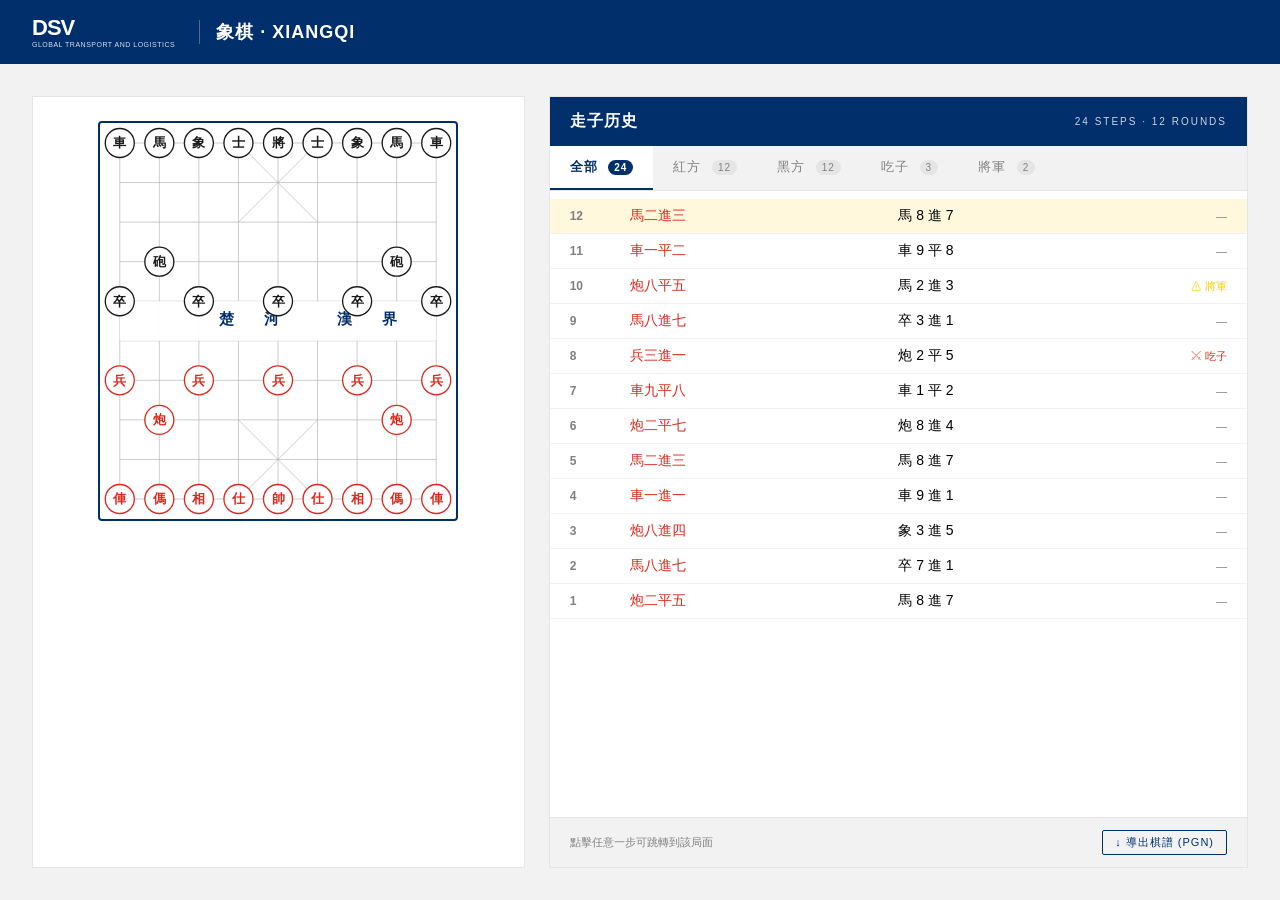
<file: prototype/screen-03-history.html>
<!DOCTYPE html>
<html lang="zh-CN">
<head>
<meta charset="UTF-8">
<title>Screen 03 — Move History Panel</title>
<style>
:root{--dsv-blue:#002F6C;--dsv-blue-tint20:#004484;--dsv-white:#FFFFFF;--dsv-black:#000000;--dsv-red:#DA291C;--dsv-yellow:#FFCD00;--dsv-green:#00B050;--dsv-grey-90:#1A1A1A;--dsv-grey-50:#808080;--dsv-grey-10:#E5E5E5;--dsv-grey-5:#F2F2F2;--font:'Arial','Helvetica Neue',sans-serif;--cjk:'PingFang SC','Microsoft YaHei',sans-serif}
*{box-sizing:border-box;margin:0;padding:0}
body{font-family:var(--font);background:var(--dsv-grey-5);color:var(--dsv-grey-90);min-height:100vh;display:flex;flex-direction:column}
.topbar{height:64px;background:var(--dsv-blue);color:var(--dsv-white);display:flex;align-items:center;padding:0 32px;gap:24px}
.logo{display:flex;flex-direction:column;line-height:1}
.logo-mark{font-size:22px;font-weight:900;letter-spacing:-1px}
.logo-payoff{font-size:7px;letter-spacing:0.5px;margin-top:2px;opacity:0.85}
.game-title{font-family:var(--cjk);font-size:18px;font-weight:600;border-left:1px solid rgba(255,255,255,0.3);padding-left:16px;letter-spacing:1px}
.main{display:grid;grid-template-columns:repeat(12,1fr);gap:24px;padding:32px;max-width:1400px;margin:0 auto;width:100%;flex:1}
.board-area{grid-column:span 5;background:var(--dsv-white);border:1px solid var(--dsv-grey-10);padding:24px;display:flex;flex-direction:column;align-items:center}
.board-svg{border:2px solid var(--dsv-blue);background:var(--dsv-white);border-radius:4px}
.history-area{grid-column:span 7;display:flex;flex-direction:column;gap:16px}
.panel{background:var(--dsv-white);border:1px solid var(--dsv-grey-10);padding:0;display:flex;flex-direction:column;height:100%}
.panel-header{background:var(--dsv-blue);color:var(--dsv-white);padding:14px 20px;display:flex;justify-content:space-between;align-items:center}
.panel-header h2{font-family:var(--cjk);font-size:16px;font-weight:600;letter-spacing:1px}
.panel-header .meta{font-size:10px;letter-spacing:2px;opacity:0.8}
.panel-tabs{display:flex;border-bottom:1px solid var(--dsv-grey-10);background:var(--dsv-grey-5)}
.panel-tabs .tab{padding:12px 20px;font-family:var(--cjk);font-size:13px;color:var(--dsv-grey-50);cursor:pointer;border-bottom:2px solid transparent;letter-spacing:1px}
.panel-tabs .tab.active{color:var(--dsv-blue);background:var(--dsv-white);border-bottom:2px solid var(--dsv-blue);font-weight:600}
.panel-tabs .tab .count{margin-left:6px;font-size:10px;color:var(--dsv-grey-50);background:var(--dsv-grey-10);padding:2px 6px;border-radius:8px}
.panel-tabs .tab.active .count{background:var(--dsv-blue);color:var(--dsv-white)}
.history-grid{flex:1;overflow:hidden;padding:8px 0}
.history-row{display:grid;grid-template-columns:60px 1fr 1fr 60px;align-items:center;padding:8px 20px;font-family:var(--cjk);font-size:14px;border-bottom:1px solid var(--dsv-grey-5);transition:background 150ms}
.history-row:hover{background:var(--dsv-grey-5)}
.history-row.last{background:#FFF8DC}
.history-row .num{color:var(--dsv-grey-50);font-family:var(--font);font-size:12px;font-weight:600}
.history-row .red{color:var(--dsv-red);font-weight:500}
.history-row .black{color:var(--dsv-black);font-weight:500}
.history-row .icon{text-align:right;font-size:11px;color:var(--dsv-grey-50)}
.history-row .icon.capture{color:var(--dsv-red)}
.history-row .icon.check{color:var(--dsv-yellow)}
.panel-footer{padding:12px 20px;background:var(--dsv-grey-5);border-top:1px solid var(--dsv-grey-10);display:flex;justify-content:space-between;align-items:center;font-size:11px;color:var(--dsv-grey-50)}
.export-btn{background:transparent;border:1px solid var(--dsv-blue);color:var(--dsv-blue);padding:4px 12px;font-size:11px;cursor:pointer;border-radius:2px;letter-spacing:1px}
</style>
</head>
<body>
<div class="topbar">
  <div class="logo">
    <span class="logo-mark">DSV</span>
    <span class="logo-payoff">GLOBAL TRANSPORT AND LOGISTICS</span>
  </div>
  <div class="game-title">象棋 · XIANGQI</div>
</div>

<div class="main">
  <div class="board-area">
    <svg class="board-svg" width="360" height="400" viewBox="0 0 540 600">
      <g stroke="#B3B3B3" stroke-width="1" fill="none">
        <line x1="30" y1="30" x2="510" y2="30"/><line x1="30" y1="90" x2="510" y2="90"/>
        <line x1="30" y1="150" x2="510" y2="150"/><line x1="30" y1="210" x2="510" y2="210"/>
        <line x1="30" y1="270" x2="510" y2="270"/><line x1="30" y1="330" x2="510" y2="330"/>
        <line x1="30" y1="390" x2="510" y2="390"/><line x1="30" y1="450" x2="510" y2="450"/>
        <line x1="30" y1="510" x2="510" y2="510"/><line x1="30" y1="570" x2="510" y2="570"/>
        <line x1="30" y1="30" x2="30" y2="570"/><line x1="90" y1="30" x2="90" y2="570"/>
        <line x1="150" y1="30" x2="150" y2="570"/><line x1="210" y1="30" x2="210" y2="570"/>
        <line x1="270" y1="30" x2="270" y2="570"/><line x1="330" y1="30" x2="330" y2="570"/>
        <line x1="390" y1="30" x2="390" y2="570"/><line x1="450" y1="30" x2="450" y2="570"/>
        <line x1="510" y1="30" x2="510" y2="570"/>
        <line x1="210" y1="30" x2="330" y2="150"/><line x1="330" y1="30" x2="210" y2="150"/>
        <line x1="210" y1="450" x2="330" y2="570"/><line x1="330" y1="450" x2="210" y2="570"/>
      </g>
      <rect x="30" y="270" width="480" height="60" fill="white" opacity="0.95"/>
      <text x="180" y="305" font-family="'PingFang SC',serif" font-size="22" fill="#002F6C" font-weight="600" letter-spacing="20">楚 河</text>
      <text x="360" y="305" font-family="'PingFang SC',serif" font-size="22" fill="#002F6C" font-weight="600" letter-spacing="20">漢 界</text>
      <g font-family="'PingFang SC',serif" font-size="20" font-weight="700" text-anchor="middle" dominant-baseline="central">
        <circle cx="90" cy="30" r="22" fill="white" stroke="#1A1A1A" stroke-width="2"/><text x="90" y="30" fill="#1A1A1A">馬</text>
        <circle cx="270" cy="30" r="22" fill="white" stroke="#1A1A1A" stroke-width="2"/><text x="270" y="30" fill="#1A1A1A">將</text>
        <circle cx="90" cy="210" r="22" fill="white" stroke="#1A1A1A" stroke-width="2"/><text x="90" y="210" fill="#1A1A1A">砲</text>
        <circle cx="30" cy="270" r="22" fill="white" stroke="#1A1A1A" stroke-width="2"/><text x="30" y="270" fill="#1A1A1A">卒</text>
        <circle cx="150" cy="270" r="22" fill="white" stroke="#1A1A1A" stroke-width="2"/><text x="150" y="270" fill="#1A1A1A">卒</text>
        <circle cx="270" cy="270" r="22" fill="white" stroke="#1A1A1A" stroke-width="2"/><text x="270" y="270" fill="#1A1A1A">卒</text>
        <circle cx="390" cy="270" r="22" fill="white" stroke="#1A1A1A" stroke-width="2"/><text x="390" y="270" fill="#1A1A1A">卒</text>
        <circle cx="510" cy="270" r="22" fill="white" stroke="#1A1A1A" stroke-width="2"/><text x="510" y="270" fill="#1A1A1A">卒</text>
        <circle cx="30" cy="390" r="22" fill="white" stroke="#DA291C" stroke-width="2"/><text x="30" y="390" fill="#DA291C">兵</text>
        <circle cx="150" cy="390" r="22" fill="white" stroke="#DA291C" stroke-width="2"/><text x="150" y="390" fill="#DA291C">兵</text>
        <circle cx="270" cy="390" r="22" fill="white" stroke="#DA291C" stroke-width="2"/><text x="270" y="390" fill="#DA291C">兵</text>
        <circle cx="390" cy="390" r="22" fill="white" stroke="#DA291C" stroke-width="2"/><text x="390" y="390" fill="#DA291C">兵</text>
        <circle cx="510" cy="390" r="22" fill="white" stroke="#DA291C" stroke-width="2"/><text x="510" y="390" fill="#DA291C">兵</text>
        <circle cx="90" cy="450" r="22" fill="white" stroke="#DA291C" stroke-width="2"/><text x="90" y="450" fill="#DA291C">炮</text>
        <circle cx="450" cy="450" r="22" fill="white" stroke="#DA291C" stroke-width="2"/><text x="450" y="450" fill="#DA291C">炮</text>
        <circle cx="30" cy="570" r="22" fill="white" stroke="#DA291C" stroke-width="2"/><text x="30" y="570" fill="#DA291C">俥</text>
        <circle cx="90" cy="570" r="22" fill="white" stroke="#DA291C" stroke-width="2"/><text x="90" y="570" fill="#DA291C">傌</text>
        <circle cx="150" cy="570" r="22" fill="white" stroke="#DA291C" stroke-width="2"/><text x="150" y="570" fill="#DA291C">相</text>
        <circle cx="210" cy="570" r="22" fill="white" stroke="#DA291C" stroke-width="2"/><text x="210" y="570" fill="#DA291C">仕</text>
        <circle cx="270" cy="570" r="22" fill="white" stroke="#DA291C" stroke-width="2"/><text x="270" y="570" fill="#DA291C">帥</text>
        <circle cx="330" cy="570" r="22" fill="white" stroke="#DA291C" stroke-width="2"/><text x="330" y="570" fill="#DA291C">仕</text>
        <circle cx="390" cy="570" r="22" fill="white" stroke="#DA291C" stroke-width="2"/><text x="390" y="570" fill="#DA291C">相</text>
        <circle cx="450" cy="570" r="22" fill="white" stroke="#DA291C" stroke-width="2"/><text x="450" y="570" fill="#DA291C">傌</text>
        <circle cx="510" cy="570" r="22" fill="white" stroke="#DA291C" stroke-width="2"/><text x="510" y="570" fill="#DA291C">俥</text>
        <!-- missing: black elephant at 150,30 and 390,30; black advisor at 210,30 and 330,30; black rook at 30,30 and 510,30; black horse at 450,30; black cannon at 450,210; red missing pieces (炮 row 8) -->
        <circle cx="30" cy="30" r="22" fill="white" stroke="#1A1A1A" stroke-width="2"/><text x="30" y="30" fill="#1A1A1A">車</text>
        <circle cx="150" cy="30" r="22" fill="white" stroke="#1A1A1A" stroke-width="2"/><text x="150" y="30" fill="#1A1A1A">象</text>
        <circle cx="210" cy="30" r="22" fill="white" stroke="#1A1A1A" stroke-width="2"/><text x="210" y="30" fill="#1A1A1A">士</text>
        <circle cx="330" cy="30" r="22" fill="white" stroke="#1A1A1A" stroke-width="2"/><text x="330" y="30" fill="#1A1A1A">士</text>
        <circle cx="390" cy="30" r="22" fill="white" stroke="#1A1A1A" stroke-width="2"/><text x="390" y="30" fill="#1A1A1A">象</text>
        <circle cx="450" cy="30" r="22" fill="white" stroke="#1A1A1A" stroke-width="2"/><text x="450" y="30" fill="#1A1A1A">馬</text>
        <circle cx="510" cy="30" r="22" fill="white" stroke="#1A1A1A" stroke-width="2"/><text x="510" y="30" fill="#1A1A1A">車</text>
        <circle cx="450" cy="210" r="22" fill="white" stroke="#1A1A1A" stroke-width="2"/><text x="450" y="210" fill="#1A1A1A">砲</text>
      </g>
    </svg>
  </div>

  <div class="history-area">
    <div class="panel">
      <div class="panel-header">
        <h2>走子历史</h2>
        <span class="meta">24 STEPS · 12 ROUNDS</span>
      </div>
      <div class="panel-tabs">
        <div class="tab active">全部 <span class="count">24</span></div>
        <div class="tab">紅方 <span class="count">12</span></div>
        <div class="tab">黑方 <span class="count">12</span></div>
        <div class="tab">吃子 <span class="count">3</span></div>
        <div class="tab">將軍 <span class="count">2</span></div>
      </div>
      <div class="history-grid">
        <div class="history-row last"><span class="num">12</span><span class="red">馬二進三</span><span class="black">馬 8 進 7</span><span class="icon">—</span></div>
        <div class="history-row"><span class="num">11</span><span class="red">車一平二</span><span class="black">車 9 平 8</span><span class="icon">—</span></div>
        <div class="history-row"><span class="num">10</span><span class="red">炮八平五</span><span class="black">馬 2 進 3</span><span class="icon check">⚠ 將軍</span></div>
        <div class="history-row"><span class="num">9</span><span class="red">馬八進七</span><span class="black">卒 3 進 1</span><span class="icon">—</span></div>
        <div class="history-row"><span class="num">8</span><span class="red">兵三進一</span><span class="black">炮 2 平 5</span><span class="icon capture">⚔ 吃子</span></div>
        <div class="history-row"><span class="num">7</span><span class="red">車九平八</span><span class="black">車 1 平 2</span><span class="icon">—</span></div>
        <div class="history-row"><span class="num">6</span><span class="red">炮二平七</span><span class="black">炮 8 進 4</span><span class="icon">—</span></div>
        <div class="history-row"><span class="num">5</span><span class="red">馬二進三</span><span class="black">馬 8 進 7</span><span class="icon">—</span></div>
        <div class="history-row"><span class="num">4</span><span class="red">車一進一</span><span class="black">車 9 進 1</span><span class="icon">—</span></div>
        <div class="history-row"><span class="num">3</span><span class="red">炮八進四</span><span class="black">象 3 進 5</span><span class="icon">—</span></div>
        <div class="history-row"><span class="num">2</span><span class="red">馬八進七</span><span class="black">卒 7 進 1</span><span class="icon">—</span></div>
        <div class="history-row"><span class="num">1</span><span class="red">炮二平五</span><span class="black">馬 8 進 7</span><span class="icon">—</span></div>
      </div>
      <div class="panel-footer">
        <span>點擊任意一步可跳轉到該局面</span>
        <button class="export-btn">↓ 導出棋譜 (PGN)</button>
      </div>
    </div>
  </div>
</div>
</body>
</html>
</file>
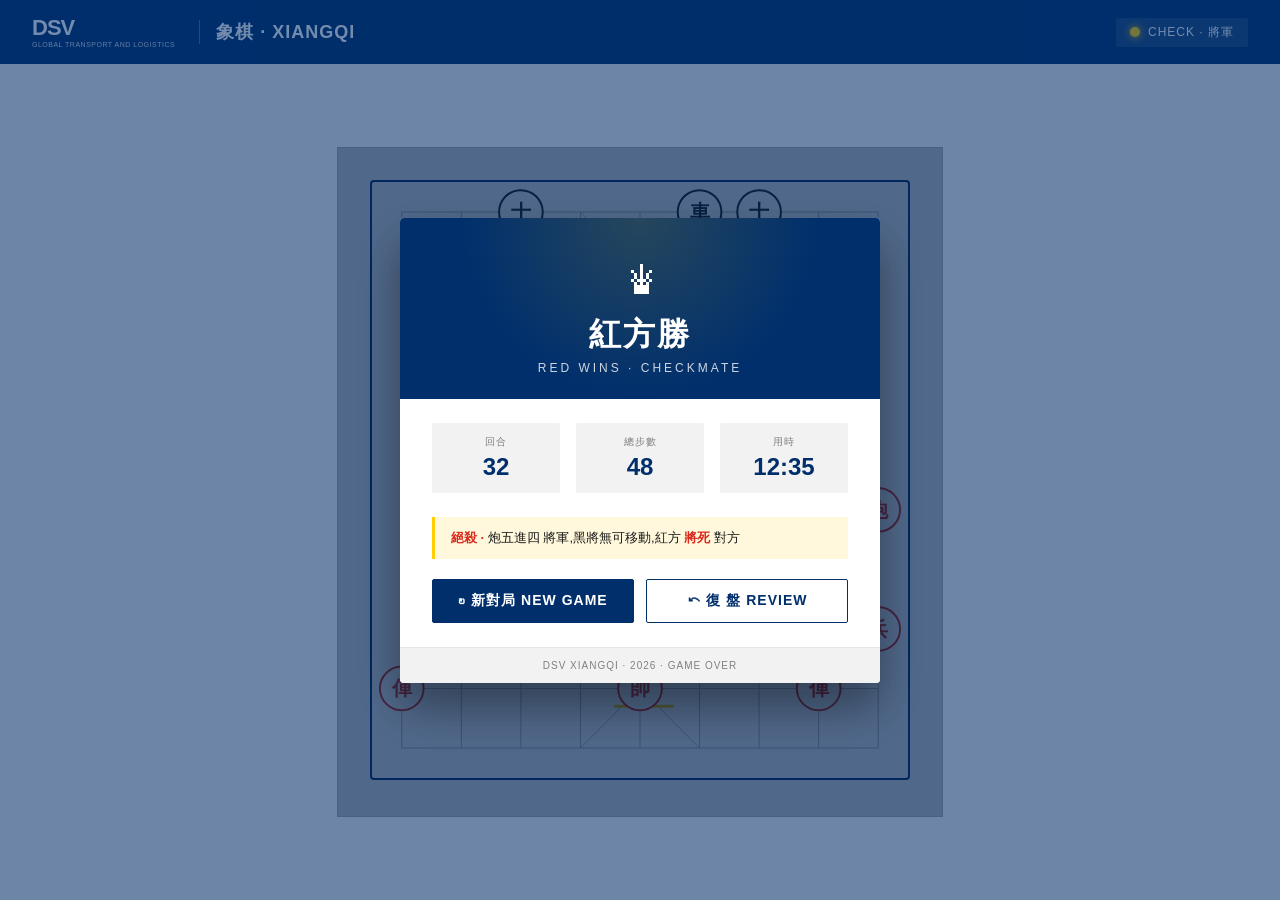
<file: prototype/screen-04-victory.html>
<!DOCTYPE html>
<html lang="zh-CN">
<head>
<meta charset="UTF-8">
<title>Screen 04 — Victory Modal</title>
<style>
:root{--dsv-blue:#002F6C;--dsv-blue-tint20:#004484;--dsv-white:#FFFFFF;--dsv-black:#000000;--dsv-red:#DA291C;--dsv-yellow:#FFCD00;--dsv-green:#00B050;--dsv-grey-90:#1A1A1A;--dsv-grey-50:#808080;--dsv-grey-10:#E5E5E5;--dsv-grey-5:#F2F2F2;--font:'Arial','Helvetica Neue',sans-serif;--cjk:'PingFang SC','Microsoft YaHei',sans-serif}
*{box-sizing:border-box;margin:0;padding:0}
body{font-family:var(--font);background:var(--dsv-grey-5);min-height:100vh;display:flex;flex-direction:column}
.topbar{height:64px;background:var(--dsv-blue);color:var(--dsv-white);display:flex;align-items:center;padding:0 32px;gap:24px}
.logo{display:flex;flex-direction:column;line-height:1}
.logo-mark{font-size:22px;font-weight:900;letter-spacing:-1px}
.logo-payoff{font-size:7px;letter-spacing:0.5px;margin-top:2px;opacity:0.85}
.game-title{font-family:var(--cjk);font-size:18px;font-weight:600;border-left:1px solid rgba(255,255,255,0.3);padding-left:16px;letter-spacing:1px}
.turn-indicator{display:flex;align-items:center;gap:8px;margin-left:auto;background:rgba(255,255,255,0.1);padding:6px 14px;border-radius:2px;font-size:12px;letter-spacing:1px}
.turn-dot{width:10px;height:10px;border-radius:50%;background:var(--dsv-yellow);box-shadow:0 0 8px var(--dsv-yellow);animation:pulse 1.5s linear infinite}
@keyframes pulse{0%,100%{box-shadow:0 0 8px var(--dsv-yellow)}50%{box-shadow:0 0 16px var(--dsv-yellow),0 0 24px rgba(255,205,0,0.4)}}
.main{flex:1;padding:32px;display:flex;align-items:center;justify-content:center;position:relative}
.board-area{background:var(--dsv-white);border:1px solid var(--dsv-grey-10);padding:32px;filter:brightness(0.7);transition:filter 300ms}
.board-svg{border:2px solid var(--dsv-blue);background:var(--dsv-white);border-radius:4px}
.overlay{position:fixed;inset:0;background:rgba(0,47,108,0.55);display:flex;align-items:center;justify-content:center;z-index:100;animation:fade 300ms ease-out}
@keyframes fade{from{opacity:0}to{opacity:1}}
.modal{background:var(--dsv-white);width:480px;border-radius:4px;box-shadow:0 24px 48px rgba(0,0,0,0.4);overflow:hidden;animation:rise 300ms ease-out}
@keyframes rise{from{transform:translateY(20px);opacity:0}to{transform:translateY(0);opacity:1}}
.modal-banner{background:var(--dsv-blue);color:var(--dsv-white);padding:32px 32px 24px;text-align:center;position:relative;overflow:hidden}
.modal-banner::before{content:"";position:absolute;inset:0;background:radial-gradient(circle at 50% 0%,rgba(255,205,0,0.15) 0%,transparent 60%)}
.modal-banner>*{position:relative}
.modal-banner .trophy{font-size:48px;margin-bottom:8px}
.modal-banner h1{font-family:var(--cjk);font-size:32px;font-weight:700;letter-spacing:2px;margin-bottom:4px}
.modal-banner .subtitle{font-size:12px;letter-spacing:3px;opacity:0.8}
.modal-body{padding:24px 32px}
.result-stats{display:grid;grid-template-columns:repeat(3,1fr);gap:16px;margin-bottom:24px;text-align:center}
.result-stat{padding:12px;background:var(--dsv-grey-5);border-radius:2px}
.result-stat .label{font-size:10px;color:var(--dsv-grey-50);letter-spacing:1px;margin-bottom:4px}
.result-stat .value{font-family:var(--cjk);font-size:24px;font-weight:700;color:var(--dsv-blue)}
.result-stat .value.red{color:var(--dsv-red)}
.result-stat .value.black{color:var(--dsv-black)}
.final-move{background:#FFF8DC;border-left:3px solid var(--dsv-yellow);padding:12px 16px;margin-bottom:20px;font-family:var(--cjk);font-size:13px;color:var(--dsv-grey-90)}
.final-move strong{color:var(--dsv-red);font-weight:600}
.modal-actions{display:flex;gap:12px}
.btn{flex:1;padding:12px;font-size:14px;font-family:var(--cjk);font-weight:600;letter-spacing:1px;cursor:pointer;border-radius:2px;border:1px solid var(--dsv-blue);transition:all 200ms}
.btn.primary{background:var(--dsv-blue);color:var(--dsv-white)}
.btn.primary:hover{background:var(--dsv-blue-tint20)}
.btn.secondary{background:var(--dsv-white);color:var(--dsv-blue)}
.btn.secondary:hover{background:var(--dsv-grey-5)}
.modal-footer{background:var(--dsv-grey-5);padding:12px 32px;font-size:10px;color:var(--dsv-grey-50);text-align:center;letter-spacing:1px;border-top:1px solid var(--dsv-grey-10)}
</style>
</head>
<body>
<div class="topbar">
  <div class="logo">
    <span class="logo-mark">DSV</span>
    <span class="logo-payoff">GLOBAL TRANSPORT AND LOGISTICS</span>
  </div>
  <div class="game-title">象棋 · XIANGQI</div>
  <div class="turn-indicator"><div class="turn-dot"></div><span>CHECK · 將軍</span></div>
</div>

<div class="main">
  <div class="board-area">
    <svg class="board-svg" width="540" height="600" viewBox="0 0 540 600">
      <g stroke="#B3B3B3" stroke-width="1" fill="none">
        <line x1="30" y1="30" x2="510" y2="30"/><line x1="30" y1="90" x2="510" y2="90"/>
        <line x1="30" y1="150" x2="510" y2="150"/><line x1="30" y1="210" x2="510" y2="210"/>
        <line x1="30" y1="270" x2="510" y2="270"/><line x1="30" y1="330" x2="510" y2="330"/>
        <line x1="30" y1="390" x2="510" y2="390"/><line x1="30" y1="450" x2="510" y2="450"/>
        <line x1="30" y1="510" x2="510" y2="510"/><line x1="30" y1="570" x2="510" y2="570"/>
        <line x1="30" y1="30" x2="30" y2="570"/><line x1="90" y1="30" x2="90" y2="570"/>
        <line x1="150" y1="30" x2="150" y2="570"/><line x1="210" y1="30" x2="210" y2="570"/>
        <line x1="270" y1="30" x2="270" y2="570"/><line x1="330" y1="30" x2="330" y2="570"/>
        <line x1="390" y1="30" x2="390" y2="570"/><line x1="450" y1="30" x2="450" y2="570"/>
        <line x1="510" y1="30" x2="510" y2="570"/>
        <line x1="210" y1="30" x2="330" y2="150"/><line x1="330" y1="30" x2="210" y2="150"/>
        <line x1="210" y1="450" x2="330" y2="570"/><line x1="330" y1="450" x2="210" y2="570"/>
      </g>
      <rect x="30" y="270" width="480" height="60" fill="white" opacity="0.95"/>
      <text x="180" y="305" font-family="'PingFang SC',serif" font-size="22" fill="#002F6C" font-weight="600" letter-spacing="20">楚 河</text>
      <text x="360" y="305" font-family="'PingFang SC',serif" font-size="22" fill="#002F6C" font-weight="600" letter-spacing="20">漢 界</text>
      <!-- last move yellow underline -->
      <line x1="244" y1="528" x2="304" y2="528" stroke="#FFCD00" stroke-width="3"/>
      <g font-family="'PingFang SC',serif" font-size="20" font-weight="700" text-anchor="middle" dominant-baseline="central">
        <!-- red pieces, mid-game end state -->
        <circle cx="330" cy="30" r="22" fill="white" stroke="#1A1A1A" stroke-width="2"/><text x="330" y="30" fill="#1A1A1A">車</text>
        <circle cx="30" cy="510" r="22" fill="white" stroke="#DA291C" stroke-width="2"/><text x="30" y="510" fill="#DA291C">俥</text>
        <circle cx="90" cy="450" r="22" fill="white" stroke="#DA291C" stroke-width="2"/><text x="90" y="450" fill="#DA291C">傌</text>
        <circle cx="270" cy="450" r="22" fill="white" stroke="#DA291C" stroke-width="2"/><text x="270" y="450" fill="#DA291C">相</text>
        <circle cx="450" cy="510" r="22" fill="white" stroke="#DA291C" stroke-width="2"/><text x="450" y="510" fill="#DA291C">俥</text>
        <circle cx="270" cy="510" r="22" fill="white" stroke="#DA291C" stroke-width="2"/><text x="270" y="510" fill="#DA291C">帥</text>
        <circle cx="150" cy="450" r="22" fill="white" stroke="#DA291C" stroke-width="2"/><text x="150" y="450" fill="#DA291C">仕</text>
        <circle cx="330" cy="450" r="22" fill="white" stroke="#DA291C" stroke-width="2"/><text x="330" y="450" fill="#DA291C">仕</text>
        <circle cx="510" cy="450" r="22" fill="white" stroke="#DA291C" stroke-width="2"/><text x="510" y="450" fill="#DA291C">兵</text>
        <circle cx="90" cy="390" r="22" fill="white" stroke="#DA291C" stroke-width="2"/><text x="90" y="390" fill="#DA291C">兵</text>
        <circle cx="330" cy="390" r="22" fill="white" stroke="#DA291C" stroke-width="2"/><text x="330" y="390" fill="#DA291C">兵</text>
        <circle cx="450" cy="390" r="22" fill="white" stroke="#DA291C" stroke-width="2"/><text x="450" y="390" fill="#DA291C">兵</text>
        <circle cx="510" cy="330" r="22" fill="white" stroke="#DA291C" stroke-width="2"/><text x="510" y="330" fill="#DA291C">炮</text>
        <circle cx="270" cy="330" r="22" fill="white" stroke="#DA291C" stroke-width="2"/><text x="270" y="330" fill="#DA291C">炮</text>
        <circle cx="90" cy="210" r="22" fill="white" stroke="#DA291C" stroke-width="2"/><text x="90" y="210" fill="#DA291C">炮</text>
        <!-- black: rook already moved, only 將 left in palace under attack -->
        <circle cx="210" cy="90" r="22" fill="white" stroke="#1A1A1A" stroke-width="2"/><text x="210" y="90" fill="#1A1A1A">車</text>
        <circle cx="450" cy="90" r="22" fill="white" stroke="#1A1A1A" stroke-width="2"/><text x="450" y="90" fill="#1A1A1A">車</text>
        <circle cx="270" cy="90" r="22" fill="white" stroke="#1A1A1A" stroke-width="2"/><text x="270" y="90" fill="#1A1A1A">將</text>
        <circle cx="150" cy="30" r="22" fill="white" stroke="#1A1A1A" stroke-width="2"/><text x="150" y="30" fill="#1A1A1A">士</text>
        <circle cx="390" cy="30" r="22" fill="white" stroke="#1A1A1A" stroke-width="2"/><text x="390" y="30" fill="#1A1A1A">士</text>
        <circle cx="270" cy="270" r="22" fill="white" stroke="#1A1A1A" stroke-width="2"/><text x="270" y="270" fill="#1A1A1A">卒</text>
        <!-- check ring on black 將 -->
        <circle cx="270" cy="90" r="28" fill="none" stroke="#FFCD00" stroke-width="3" opacity="0.9"/>
        <circle cx="270" cy="90" r="28" fill="none" stroke="#FFCD00" stroke-width="3" opacity="0.6" transform="scale(1.2)" transform-origin="270 90"/>
      </g>
    </svg>
  </div>
</div>

<div class="overlay">
  <div class="modal">
    <div class="modal-banner">
      <div class="trophy">♛</div>
      <h1>紅方勝</h1>
      <div class="subtitle">RED WINS · CHECKMATE</div>
    </div>
    <div class="modal-body">
      <div class="result-stats">
        <div class="result-stat">
          <div class="label">回合</div>
          <div class="value">32</div>
        </div>
        <div class="result-stat">
          <div class="label">總步數</div>
          <div class="value">48</div>
        </div>
        <div class="result-stat">
          <div class="label">用時</div>
          <div class="value">12:35</div>
        </div>
      </div>
      <div class="final-move">
        <strong>絕殺 · </strong> 炮五進四 將軍,黑將無可移動,紅方 <strong>將死</strong> 對方
      </div>
      <div class="modal-actions">
        <button class="btn primary">↻ 新對局 NEW GAME</button>
        <button class="btn secondary">⤺ 復 盤 REVIEW</button>
      </div>
    </div>
    <div class="modal-footer">DSV XIANGQI · 2026 · GAME OVER</div>
  </div>
</div>
</body>
</html>
</file>
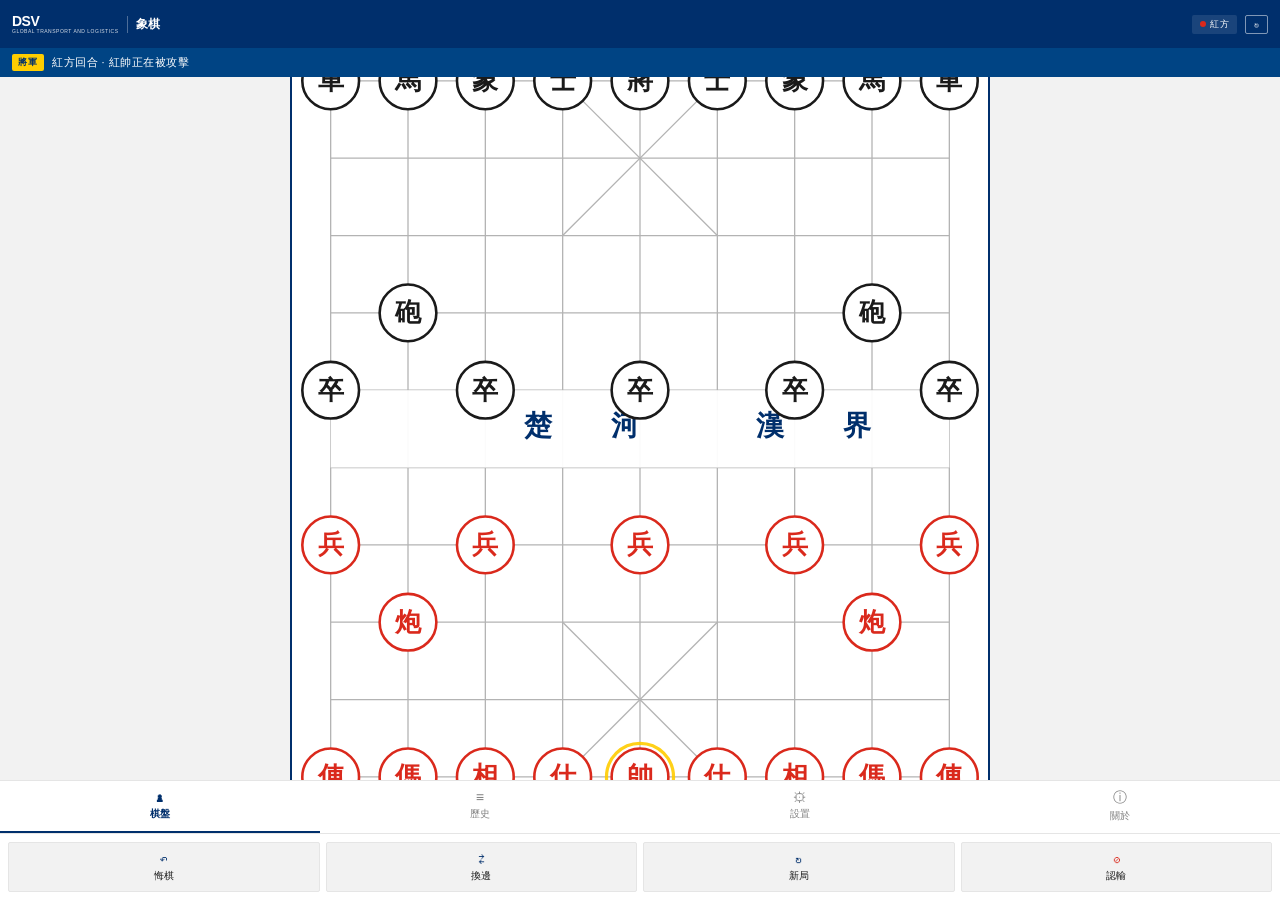
<file: prototype/screen-05-mobile.html>
<!DOCTYPE html>
<html lang="zh-CN">
<head>
<meta charset="UTF-8">
<title>Screen 05 — Mobile Responsive</title>
<style>
:root{--dsv-blue:#002F6C;--dsv-blue-tint20:#004484;--dsv-white:#FFFFFF;--dsv-black:#000000;--dsv-red:#DA291C;--dsv-yellow:#FFCD00;--dsv-grey-90:#1A1A1A;--dsv-grey-50:#808080;--dsv-grey-10:#E5E5E5;--dsv-grey-5:#F2F2F2;--font:'Arial','Helvetica Neue',sans-serif;--cjk:'PingFang SC','Microsoft YaHei',sans-serif}
*{box-sizing:border-box;margin:0;padding:0}
html,body{height:100%;overflow:hidden}
body{font-family:var(--font);background:var(--dsv-grey-5);color:var(--dsv-grey-90);display:flex;flex-direction:column}
.topbar{height:48px;background:var(--dsv-blue);color:var(--dsv-white);display:flex;align-items:center;padding:0 12px;gap:8px;flex-shrink:0}
.logo{display:flex;flex-direction:column;line-height:1}
.logo-mark{font-size:14px;font-weight:900;letter-spacing:-0.5px}
.logo-payoff{font-size:5px;letter-spacing:0.5px;margin-top:1px;opacity:0.85}
.game-title{font-family:var(--cjk);font-size:12px;font-weight:600;border-left:1px solid rgba(255,255,255,0.3);padding-left:8px;letter-spacing:0.5px;flex:1}
.icon-btn{background:transparent;border:1px solid rgba(255,255,255,0.5);color:var(--dsv-white);padding:3px 8px;font-size:10px;font-family:var(--font);border-radius:2px;cursor:pointer}
.icon-btn.primary{background:var(--dsv-white);color:var(--dsv-blue);font-weight:600;border-color:var(--dsv-white)}
.turn-pill{display:flex;align-items:center;gap:4px;background:rgba(255,255,255,0.1);padding:3px 8px;border-radius:2px;font-size:9px;letter-spacing:0.5px}
.turn-dot{width:6px;height:6px;border-radius:50%;background:var(--dsv-red)}
.board-wrap{flex:1;display:flex;align-items:center;justify-content:center;padding:8px;overflow:hidden}
.board-svg{border:2px solid var(--dsv-blue);background:var(--dsv-white);border-radius:4px;width:min(95vw,calc(100vh - 200px));height:auto;aspect-ratio:9/10}
.bottom-bar{background:var(--dsv-white);border-top:1px solid var(--dsv-grey-10);flex-shrink:0}
.tabs{display:grid;grid-template-columns:repeat(4,1fr);border-bottom:1px solid var(--dsv-grey-10)}
.tab{padding:8px 4px;text-align:center;font-family:var(--cjk);font-size:10px;color:var(--dsv-grey-50);cursor:pointer;border-bottom:2px solid transparent;letter-spacing:0.5px}
.tab.active{color:var(--dsv-blue);border-bottom-color:var(--dsv-blue);font-weight:600}
.tab .icon{display:block;font-size:14px;margin-bottom:2px}
.quick-actions{display:grid;grid-template-columns:repeat(4,1fr);gap:6px;padding:8px}
.action-btn{background:var(--dsv-grey-5);border:1px solid var(--dsv-grey-10);padding:8px 4px;font-family:var(--cjk);font-size:10px;color:var(--dsv-grey-90);border-radius:2px;text-align:center;cursor:pointer;display:flex;flex-direction:column;align-items:center;gap:2px}
.action-btn .icon{font-size:14px;color:var(--dsv-blue)}
.action-btn.danger .icon{color:var(--dsv-red)}
.status-strip{background:var(--dsv-blue-tint20);color:var(--dsv-white);padding:6px 12px;font-family:var(--cjk);font-size:11px;display:flex;align-items:center;gap:8px;letter-spacing:0.5px}
.status-strip .badge{background:var(--dsv-yellow);color:var(--dsv-blue);padding:2px 6px;font-size:9px;font-weight:700;border-radius:2px;letter-spacing:1px}
</style>
</head>
<body>
<div class="topbar">
  <div class="logo">
    <span class="logo-mark">DSV</span>
    <span class="logo-payoff">GLOBAL TRANSPORT AND LOGISTICS</span>
  </div>
  <div class="game-title">象棋</div>
  <div class="turn-pill"><div class="turn-dot"></div>紅方</div>
  <button class="icon-btn">↻</button>
</div>

<div class="status-strip">
  <span class="badge">將軍</span>
  <span>紅方回合 · 紅帥正在被攻擊</span>
</div>

<div class="board-wrap">
  <svg class="board-svg" viewBox="0 0 540 600">
    <g stroke="#B3B3B3" stroke-width="1" fill="none">
      <line x1="30" y1="30" x2="510" y2="30"/><line x1="30" y1="90" x2="510" y2="90"/>
      <line x1="30" y1="150" x2="510" y2="150"/><line x1="30" y1="210" x2="510" y2="210"/>
      <line x1="30" y1="270" x2="510" y2="270"/><line x1="30" y1="330" x2="510" y2="330"/>
      <line x1="30" y1="390" x2="510" y2="390"/><line x1="30" y1="450" x2="510" y2="450"/>
      <line x1="30" y1="510" x2="510" y2="510"/><line x1="30" y1="570" x2="510" y2="570"/>
      <line x1="30" y1="30" x2="30" y2="570"/><line x1="90" y1="30" x2="90" y2="570"/>
      <line x1="150" y1="30" x2="150" y2="570"/><line x1="210" y1="30" x2="210" y2="570"/>
      <line x1="270" y1="30" x2="270" y2="570"/><line x1="330" y1="30" x2="330" y2="570"/>
      <line x1="390" y1="30" x2="390" y2="570"/><line x1="450" y1="30" x2="450" y2="570"/>
      <line x1="510" y1="30" x2="510" y2="570"/>
      <line x1="210" y1="30" x2="330" y2="150"/><line x1="330" y1="30" x2="210" y2="150"/>
      <line x1="210" y1="450" x2="330" y2="570"/><line x1="330" y1="450" x2="210" y2="570"/>
    </g>
    <rect x="30" y="270" width="480" height="60" fill="white" opacity="0.95"/>
    <text x="180" y="305" font-family="'PingFang SC',serif" font-size="22" fill="#002F6C" font-weight="600" letter-spacing="20">楚 河</text>
    <text x="360" y="305" font-family="'PingFang SC',serif" font-size="22" fill="#002F6C" font-weight="600" letter-spacing="20">漢 界</text>
    <g font-family="'PingFang SC',serif" font-size="20" font-weight="700" text-anchor="middle" dominant-baseline="central">
      <circle cx="30" cy="30" r="22" fill="white" stroke="#1A1A1A" stroke-width="2"/><text x="30" y="30" fill="#1A1A1A">車</text>
      <circle cx="90" cy="30" r="22" fill="white" stroke="#1A1A1A" stroke-width="2"/><text x="90" y="30" fill="#1A1A1A">馬</text>
      <circle cx="150" cy="30" r="22" fill="white" stroke="#1A1A1A" stroke-width="2"/><text x="150" y="30" fill="#1A1A1A">象</text>
      <circle cx="210" cy="30" r="22" fill="white" stroke="#1A1A1A" stroke-width="2"/><text x="210" y="30" fill="#1A1A1A">士</text>
      <circle cx="270" cy="30" r="22" fill="white" stroke="#1A1A1A" stroke-width="2"/><text x="270" y="30" fill="#1A1A1A">將</text>
      <circle cx="330" cy="30" r="22" fill="white" stroke="#1A1A1A" stroke-width="2"/><text x="330" y="30" fill="#1A1A1A">士</text>
      <circle cx="390" cy="30" r="22" fill="white" stroke="#1A1A1A" stroke-width="2"/><text x="390" y="30" fill="#1A1A1A">象</text>
      <circle cx="450" cy="30" r="22" fill="white" stroke="#1A1A1A" stroke-width="2"/><text x="450" y="30" fill="#1A1A1A">馬</text>
      <circle cx="510" cy="30" r="22" fill="white" stroke="#1A1A1A" stroke-width="2"/><text x="510" y="30" fill="#1A1A1A">車</text>
      <circle cx="90" cy="210" r="22" fill="white" stroke="#1A1A1A" stroke-width="2"/><text x="90" y="210" fill="#1A1A1A">砲</text>
      <circle cx="450" cy="210" r="22" fill="white" stroke="#1A1A1A" stroke-width="2"/><text x="450" y="210" fill="#1A1A1A">砲</text>
      <circle cx="30" cy="270" r="22" fill="white" stroke="#1A1A1A" stroke-width="2"/><text x="30" y="270" fill="#1A1A1A">卒</text>
      <circle cx="150" cy="270" r="22" fill="white" stroke="#1A1A1A" stroke-width="2"/><text x="150" y="270" fill="#1A1A1A">卒</text>
      <circle cx="270" cy="270" r="22" fill="white" stroke="#1A1A1A" stroke-width="2"/><text x="270" y="270" fill="#1A1A1A">卒</text>
      <circle cx="390" cy="270" r="22" fill="white" stroke="#1A1A1A" stroke-width="2"/><text x="390" y="270" fill="#1A1A1A">卒</text>
      <circle cx="510" cy="270" r="22" fill="white" stroke="#1A1A1A" stroke-width="2"/><text x="510" y="270" fill="#1A1A1A">卒</text>
      <circle cx="30" cy="390" r="22" fill="white" stroke="#DA291C" stroke-width="2"/><text x="30" y="390" fill="#DA291C">兵</text>
      <circle cx="150" cy="390" r="22" fill="white" stroke="#DA291C" stroke-width="2"/><text x="150" y="390" fill="#DA291C">兵</text>
      <circle cx="270" cy="390" r="22" fill="white" stroke="#DA291C" stroke-width="2"/><text x="270" y="390" fill="#DA291C">兵</text>
      <circle cx="390" cy="390" r="22" fill="white" stroke="#DA291C" stroke-width="2"/><text x="390" y="390" fill="#DA291C">兵</text>
      <circle cx="510" cy="390" r="22" fill="white" stroke="#DA291C" stroke-width="2"/><text x="510" y="390" fill="#DA291C">兵</text>
      <circle cx="90" cy="450" r="22" fill="white" stroke="#DA291C" stroke-width="2"/><text x="90" y="450" fill="#DA291C">炮</text>
      <circle cx="450" cy="450" r="22" fill="white" stroke="#DA291C" stroke-width="2"/><text x="450" y="450" fill="#DA291C">炮</text>
      <circle cx="30" cy="570" r="22" fill="white" stroke="#DA291C" stroke-width="2"/><text x="30" y="570" fill="#DA291C">俥</text>
      <circle cx="90" cy="570" r="22" fill="white" stroke="#DA291C" stroke-width="2"/><text x="90" y="570" fill="#DA291C">傌</text>
      <circle cx="150" cy="570" r="22" fill="white" stroke="#DA291C" stroke-width="2"/><text x="150" y="570" fill="#DA291C">相</text>
      <circle cx="210" cy="570" r="22" fill="white" stroke="#DA291C" stroke-width="2"/><text x="210" y="570" fill="#DA291C">仕</text>
      <circle cx="270" cy="570" r="22" fill="white" stroke="#DA291C" stroke-width="2"/><text x="270" y="570" fill="#DA291C">帥</text>
      <circle cx="330" cy="570" r="22" fill="white" stroke="#DA291C" stroke-width="2"/><text x="330" y="570" fill="#DA291C">仕</text>
      <circle cx="390" cy="570" r="22" fill="white" stroke="#DA291C" stroke-width="2"/><text x="390" y="570" fill="#DA291C">相</text>
      <circle cx="450" cy="570" r="22" fill="white" stroke="#DA291C" stroke-width="2"/><text x="450" y="570" fill="#DA291C">傌</text>
      <circle cx="510" cy="570" r="22" fill="white" stroke="#DA291C" stroke-width="2"/><text x="510" y="570" fill="#DA291C">俥</text>
      <circle cx="270" cy="570" r="26" fill="none" stroke="#FFCD00" stroke-width="2.5" opacity="0.9"/>
    </g>
  </svg>
</div>

<div class="bottom-bar">
  <div class="tabs">
    <div class="tab active"><span class="icon">♟</span>棋盤</div>
    <div class="tab"><span class="icon">≡</span>歷史</div>
    <div class="tab"><span class="icon">⚙</span>設置</div>
    <div class="tab"><span class="icon">ⓘ</span>關於</div>
  </div>
  <div class="quick-actions">
    <div class="action-btn"><span class="icon">↶</span>悔棋</div>
    <div class="action-btn"><span class="icon">⇄</span>換邊</div>
    <div class="action-btn"><span class="icon">↻</span>新局</div>
    <div class="action-btn danger"><span class="icon">⊘</span>認輸</div>
  </div>
</div>
</body>
</html>
</file>
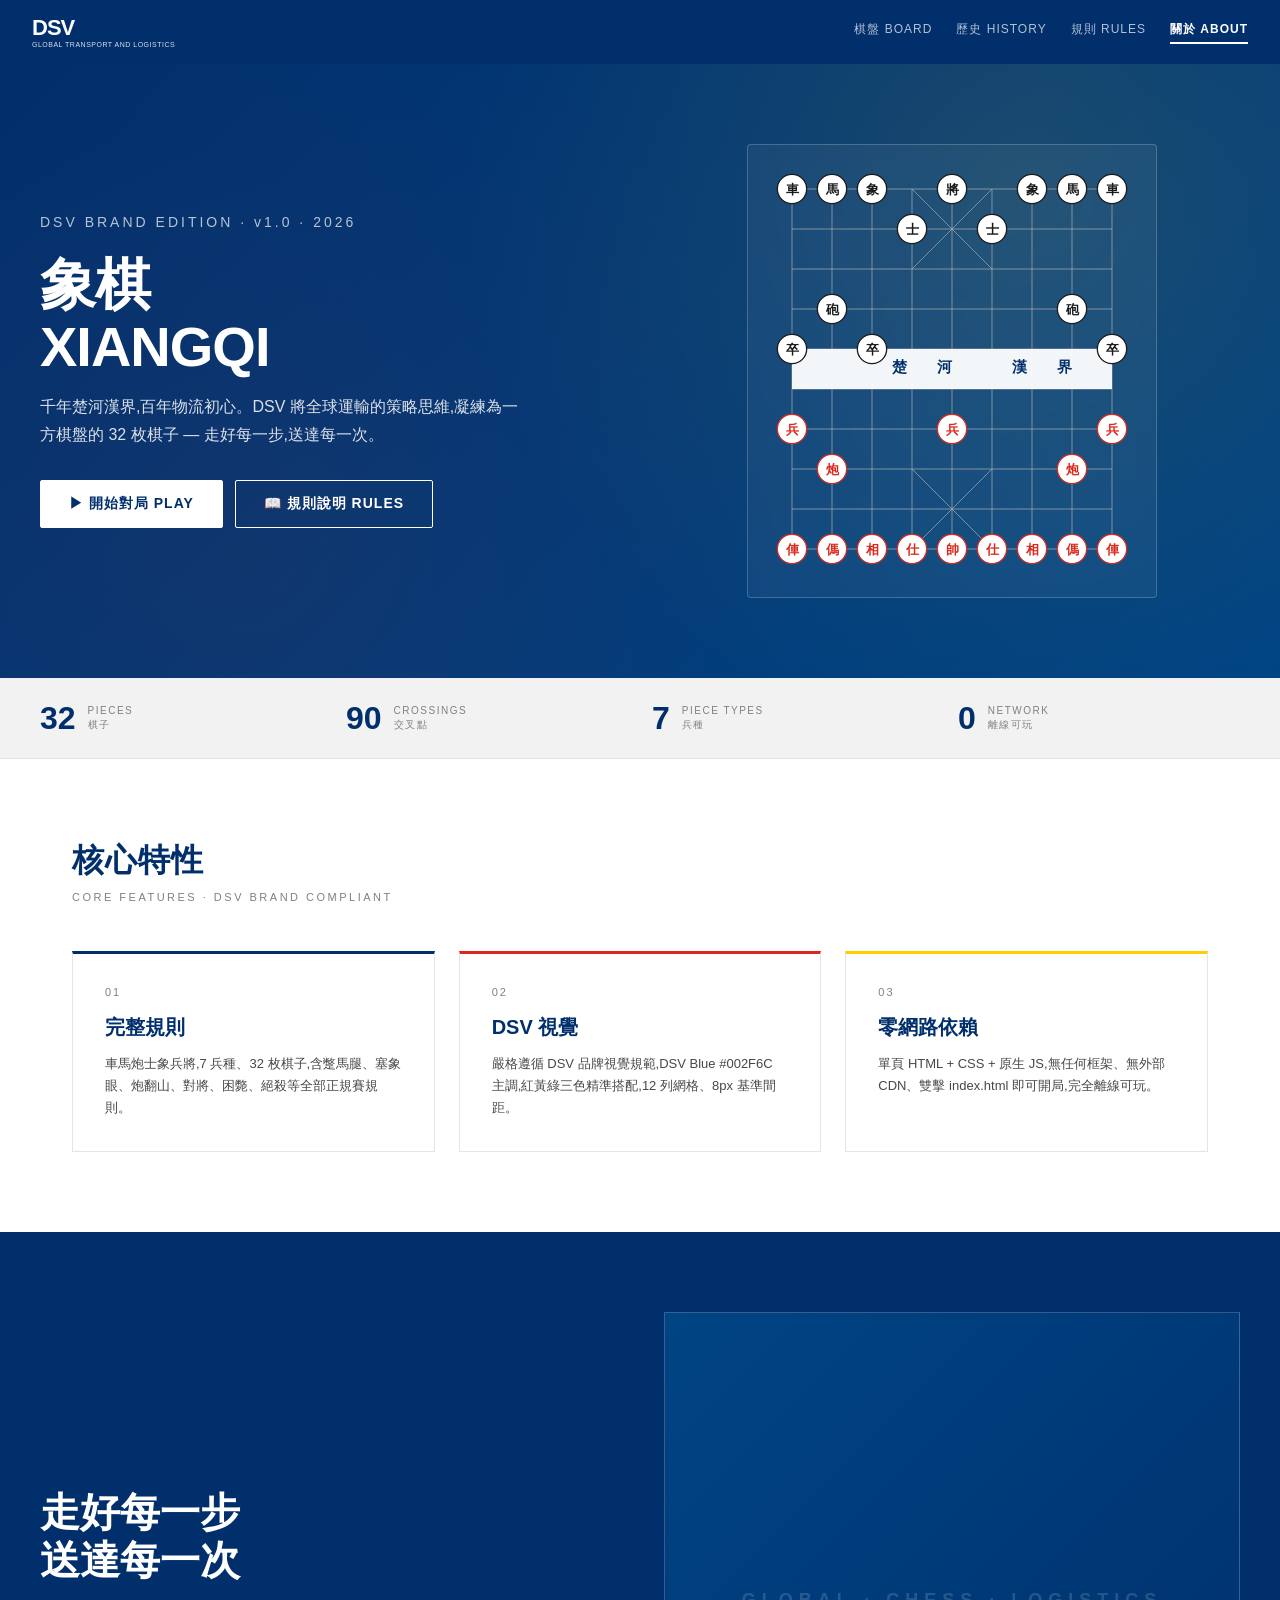
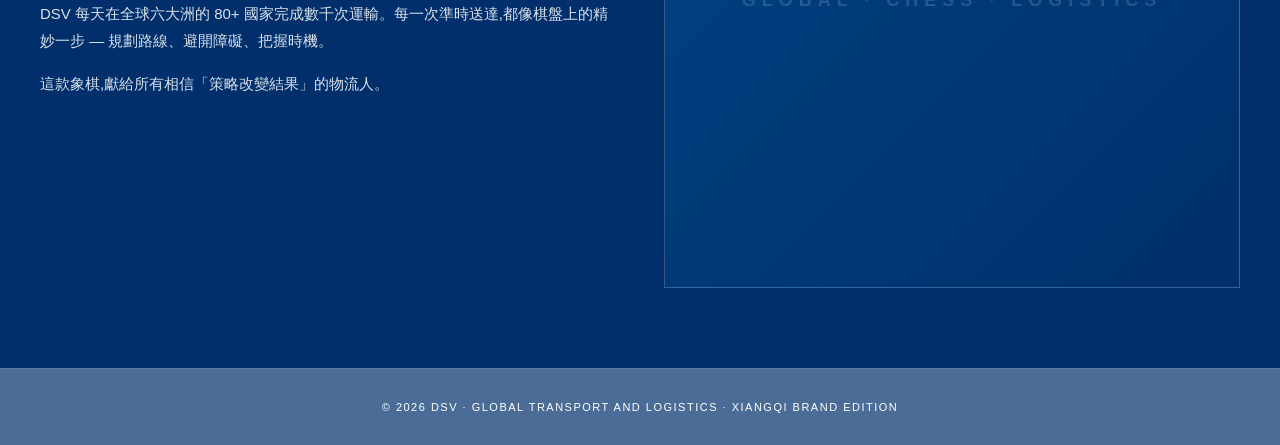
<file: prototype/screen-06-about.html>
<!DOCTYPE html>
<html lang="zh-CN">
<head>
<meta charset="UTF-8">
<title>Screen 06 — About Page</title>
<style>
:root{--dsv-blue:#002F6C;--dsv-blue-tint20:#004484;--dsv-white:#FFFFFF;--dsv-black:#000000;--dsv-red:#DA291C;--dsv-yellow:#FFCD00;--dsv-green:#00B050;--dsv-grey-90:#1A1A1A;--dsv-grey-50:#808080;--dsv-grey-10:#E5E5E5;--dsv-grey-5:#F2F2F2;--font:'Arial','Helvetica Neue',sans-serif;--cjk:'PingFang SC','Microsoft YaHei',sans-serif}
*{box-sizing:border-box;margin:0;padding:0}
body{font-family:var(--font);background:var(--dsv-white);color:var(--dsv-grey-90);min-height:100vh;display:flex;flex-direction:column}
.topbar{height:64px;background:var(--dsv-blue);color:var(--dsv-white);display:flex;align-items:center;padding:0 32px;gap:24px}
.logo{display:flex;flex-direction:column;line-height:1}
.logo-mark{font-size:22px;font-weight:900;letter-spacing:-1px}
.logo-payoff{font-size:7px;letter-spacing:0.5px;margin-top:2px;opacity:0.85}
.nav{display:flex;gap:24px;margin-left:auto;font-size:12px;letter-spacing:1px}
.nav a{color:var(--dsv-white);text-decoration:none;opacity:0.7;cursor:pointer}
.nav a.active{opacity:1;font-weight:600;border-bottom:2px solid var(--dsv-white);padding-bottom:4px}
.nav a:hover{opacity:1}
.hero{background:linear-gradient(135deg,var(--dsv-blue) 0%,var(--dsv-blue-tint20) 100%);color:var(--dsv-white);padding:80px 32px;position:relative;overflow:hidden}
.hero::before{content:"";position:absolute;inset:0;background:radial-gradient(circle at 80% 20%,rgba(255,205,0,0.1) 0%,transparent 50%),radial-gradient(circle at 20% 80%,rgba(218,41,28,0.08) 0%,transparent 50%)}
.hero-content{position:relative;max-width:1200px;margin:0 auto;display:grid;grid-template-columns:1fr 1fr;gap:48px;align-items:center}
.hero h1{font-family:var(--cjk);font-size:56px;font-weight:700;letter-spacing:-1px;line-height:1.1;margin-bottom:16px}
.hero .sub-en{font-size:14px;letter-spacing:3px;opacity:0.7;margin-bottom:24px}
.hero p{font-family:var(--cjk);font-size:16px;line-height:1.7;opacity:0.85;margin-bottom:32px;max-width:480px}
.hero-cta{display:flex;gap:12px}
.btn{padding:14px 28px;font-size:14px;font-family:var(--cjk);font-weight:600;letter-spacing:1px;cursor:pointer;border-radius:2px;border:1px solid var(--dsv-white);transition:all 200ms}
.btn.primary{background:var(--dsv-white);color:var(--dsv-blue)}
.btn.primary:hover{background:var(--dsv-grey-5)}
.btn.secondary{background:transparent;color:var(--dsv-white)}
.btn.secondary:hover{background:rgba(255,255,255,0.1)}
.hero-visual{display:flex;justify-content:center;align-items:center;position:relative}
.hero-board{background:rgba(255,255,255,0.05);border:1px solid rgba(255,255,255,0.2);padding:24px;border-radius:4px;backdrop-filter:blur(8px)}
.hero-board svg{border-radius:4px}
.meta-strip{background:var(--dsv-grey-5);padding:24px 32px;border-bottom:1px solid var(--dsv-grey-10)}
.meta-strip-inner{max-width:1200px;margin:0 auto;display:grid;grid-template-columns:repeat(4,1fr);gap:24px}
.meta-item{display:flex;align-items:center;gap:12px}
.meta-num{font-family:var(--cjk);font-size:32px;font-weight:700;color:var(--dsv-blue);line-height:1}
.meta-label{font-size:10px;letter-spacing:1.5px;color:var(--dsv-grey-50);line-height:1.4}
.section{max-width:1200px;margin:0 auto;padding:80px 32px}
.section-title{font-family:var(--cjk);font-size:32px;font-weight:600;color:var(--dsv-blue);margin-bottom:8px;letter-spacing:1px}
.section-sub{font-size:11px;letter-spacing:2.5px;color:var(--dsv-grey-50);margin-bottom:48px}
.features{display:grid;grid-template-columns:repeat(3,1fr);gap:24px}
.feature{background:var(--dsv-white);border:1px solid var(--dsv-grey-10);padding:32px;border-top:3px solid var(--dsv-blue);transition:all 200ms}
.feature:hover{transform:translateY(-2px);box-shadow:0 8px 24px rgba(0,47,108,0.08)}
.feature.red{border-top-color:var(--dsv-red)}
.feature.yellow{border-top-color:var(--dsv-yellow)}
.feature-num{font-size:11px;letter-spacing:2px;color:var(--dsv-grey-50);margin-bottom:16px}
.feature h3{font-family:var(--cjk);font-size:20px;font-weight:600;color:var(--dsv-blue);margin-bottom:12px}
.feature p{font-family:var(--cjk);font-size:13px;line-height:1.7;color:var(--dsv-grey-90);opacity:0.8}
.movement{padding:80px 32px;background:var(--dsv-blue);color:var(--dsv-white)}
.movement-inner{max-width:1200px;margin:0 auto;display:grid;grid-template-columns:1fr 1fr;gap:48px;align-items:center}
.movement h2{font-family:var(--cjk);font-size:40px;font-weight:700;line-height:1.2;margin-bottom:16px}
.movement p{font-family:var(--cjk);font-size:15px;line-height:1.8;opacity:0.85;margin-bottom:16px}
.movement-visual{aspect-ratio:1;background:linear-gradient(135deg,var(--dsv-blue-tint20) 0%,var(--dsv-blue) 100%);border:1px solid rgba(255,255,255,0.2);display:flex;align-items:center;justify-content:center;position:relative;overflow:hidden}
.movement-visual::after{content:"GLOBAL · CHESS · LOGISTICS";position:absolute;font-size:18px;letter-spacing:6px;font-weight:700;opacity:0.15}
.footer{background:var(--dsv-blue);color:var(--dsv-white);padding:32px;font-size:11px;letter-spacing:1.5px;opacity:0.7;text-align:center;border-top:1px solid rgba(255,255,255,0.1)}
</style>
</head>
<body>
<div class="topbar">
  <div class="logo">
    <span class="logo-mark">DSV</span>
    <span class="logo-payoff">GLOBAL TRANSPORT AND LOGISTICS</span>
  </div>
  <div class="nav">
    <a>棋盤 BOARD</a>
    <a>歷史 HISTORY</a>
    <a>規則 RULES</a>
    <a class="active">關於 ABOUT</a>
  </div>
</div>

<div class="hero">
  <div class="hero-content">
    <div>
      <div class="sub-en">DSV BRAND EDITION · v1.0 · 2026</div>
      <h1>象棋<br>XIANGQI</h1>
      <p>千年楚河漢界,百年物流初心。DSV 將全球運輸的策略思維,凝練為一方棋盤的 32 枚棋子 — 走好每一步,送達每一次。</p>
      <div class="hero-cta">
        <button class="btn primary">▶ 開始對局 PLAY</button>
        <button class="btn secondary">📖 規則說明 RULES</button>
      </div>
    </div>
    <div class="hero-visual">
      <div class="hero-board">
        <svg width="360" height="400" viewBox="0 0 540 600">
          <g stroke="#B3B3B3" stroke-width="1" fill="none">
            <line x1="30" y1="30" x2="510" y2="30"/><line x1="30" y1="90" x2="510" y2="90"/>
            <line x1="30" y1="150" x2="510" y2="150"/><line x1="30" y1="210" x2="510" y2="210"/>
            <line x1="30" y1="270" x2="510" y2="270"/><line x1="30" y1="330" x2="510" y2="330"/>
            <line x1="30" y1="390" x2="510" y2="390"/><line x1="30" y1="450" x2="510" y2="450"/>
            <line x1="30" y1="510" x2="510" y2="510"/><line x1="30" y1="570" x2="510" y2="570"/>
            <line x1="30" y1="30" x2="30" y2="570"/><line x1="90" y1="30" x2="90" y2="570"/>
            <line x1="150" y1="30" x2="150" y2="570"/><line x1="210" y1="30" x2="210" y2="570"/>
            <line x1="270" y1="30" x2="270" y2="570"/><line x1="330" y1="30" x2="330" y2="570"/>
            <line x1="390" y1="30" x2="390" y2="570"/><line x1="450" y1="30" x2="450" y2="570"/>
            <line x1="510" y1="30" x2="510" y2="570"/>
            <line x1="210" y1="30" x2="330" y2="150"/><line x1="330" y1="30" x2="210" y2="150"/>
            <line x1="210" y1="450" x2="330" y2="570"/><line x1="330" y1="450" x2="210" y2="570"/>
          </g>
          <rect x="30" y="270" width="480" height="60" fill="white" opacity="0.95"/>
          <text x="180" y="305" font-family="'PingFang SC',serif" font-size="22" fill="#002F6C" font-weight="600" letter-spacing="20">楚 河</text>
          <text x="360" y="305" font-family="'PingFang SC',serif" font-size="22" fill="#002F6C" font-weight="600" letter-spacing="20">漢 界</text>
          <g font-family="'PingFang SC',serif" font-size="20" font-weight="700" text-anchor="middle" dominant-baseline="central">
            <circle cx="30" cy="30" r="22" fill="white" stroke="#1A1A1A" stroke-width="2"/><text x="30" y="30" fill="#1A1A1A">車</text>
            <circle cx="90" cy="30" r="22" fill="white" stroke="#1A1A1A" stroke-width="2"/><text x="90" y="30" fill="#1A1A1A">馬</text>
            <circle cx="270" cy="30" r="22" fill="white" stroke="#1A1A1A" stroke-width="2"/><text x="270" y="30" fill="#1A1A1A">將</text>
            <circle cx="450" cy="30" r="22" fill="white" stroke="#1A1A1A" stroke-width="2"/><text x="450" y="30" fill="#1A1A1A">馬</text>
            <circle cx="510" cy="30" r="22" fill="white" stroke="#1A1A1A" stroke-width="2"/><text x="510" y="30" fill="#1A1A1A">車</text>
            <circle cx="90" cy="210" r="22" fill="white" stroke="#1A1A1A" stroke-width="2"/><text x="90" y="210" fill="#1A1A1A">砲</text>
            <circle cx="450" cy="210" r="22" fill="white" stroke="#1A1A1A" stroke-width="2"/><text x="450" y="210" fill="#1A1A1A">砲</text>
            <circle cx="30" cy="270" r="22" fill="white" stroke="#1A1A1A" stroke-width="2"/><text x="30" y="270" fill="#1A1A1A">卒</text>
            <circle cx="150" cy="270" r="22" fill="white" stroke="#1A1A1A" stroke-width="2"/><text x="150" y="270" fill="#1A1A1A">卒</text>
            <circle cx="510" cy="270" r="22" fill="white" stroke="#1A1A1A" stroke-width="2"/><text x="510" y="270" fill="#1A1A1A">卒</text>
            <circle cx="30" cy="390" r="22" fill="white" stroke="#DA291C" stroke-width="2"/><text x="30" y="390" fill="#DA291C">兵</text>
            <circle cx="270" cy="390" r="22" fill="white" stroke="#DA291C" stroke-width="2"/><text x="270" y="390" fill="#DA291C">兵</text>
            <circle cx="510" cy="390" r="22" fill="white" stroke="#DA291C" stroke-width="2"/><text x="510" y="390" fill="#DA291C">兵</text>
            <circle cx="90" cy="450" r="22" fill="white" stroke="#DA291C" stroke-width="2"/><text x="90" y="450" fill="#DA291C">炮</text>
            <circle cx="450" cy="450" r="22" fill="white" stroke="#DA291C" stroke-width="2"/><text x="450" y="450" fill="#DA291C">炮</text>
            <circle cx="30" cy="570" r="22" fill="white" stroke="#DA291C" stroke-width="2"/><text x="30" y="570" fill="#DA291C">俥</text>
            <circle cx="90" cy="570" r="22" fill="white" stroke="#DA291C" stroke-width="2"/><text x="90" y="570" fill="#DA291C">傌</text>
            <circle cx="150" cy="570" r="22" fill="white" stroke="#DA291C" stroke-width="2"/><text x="150" y="570" fill="#DA291C">相</text>
            <circle cx="210" cy="570" r="22" fill="white" stroke="#DA291C" stroke-width="2"/><text x="210" y="570" fill="#DA291C">仕</text>
            <circle cx="270" cy="570" r="22" fill="white" stroke="#DA291C" stroke-width="2"/><text x="270" y="570" fill="#DA291C">帥</text>
            <circle cx="330" cy="570" r="22" fill="white" stroke="#DA291C" stroke-width="2"/><text x="330" y="570" fill="#DA291C">仕</text>
            <circle cx="390" cy="570" r="22" fill="white" stroke="#DA291C" stroke-width="2"/><text x="390" y="570" fill="#DA291C">相</text>
            <circle cx="450" cy="570" r="22" fill="white" stroke="#DA291C" stroke-width="2"/><text x="450" y="570" fill="#DA291C">傌</text>
            <circle cx="510" cy="570" r="22" fill="white" stroke="#DA291C" stroke-width="2"/><text x="510" y="570" fill="#DA291C">俥</text>
            <circle cx="210" cy="90" r="22" fill="white" stroke="#1A1A1A" stroke-width="2"/><text x="210" y="90" fill="#1A1A1A">士</text>
            <circle cx="330" cy="90" r="22" fill="white" stroke="#1A1A1A" stroke-width="2"/><text x="330" y="90" fill="#1A1A1A">士</text>
            <circle cx="150" cy="30" r="22" fill="white" stroke="#1A1A1A" stroke-width="2"/><text x="150" y="30" fill="#1A1A1A">象</text>
            <circle cx="390" cy="30" r="22" fill="white" stroke="#1A1A1A" stroke-width="2"/><text x="390" y="30" fill="#1A1A1A">象</text>
          </g>
        </svg>
      </div>
    </div>
  </div>
</div>

<div class="meta-strip">
  <div class="meta-strip-inner">
    <div class="meta-item">
      <div class="meta-num">32</div>
      <div class="meta-label">PIECES<br>棋子</div>
    </div>
    <div class="meta-item">
      <div class="meta-num">90</div>
      <div class="meta-label">CROSSINGS<br>交叉點</div>
    </div>
    <div class="meta-item">
      <div class="meta-num">7</div>
      <div class="meta-label">PIECE TYPES<br>兵種</div>
    </div>
    <div class="meta-item">
      <div class="meta-num">0</div>
      <div class="meta-label">NETWORK<br>離線可玩</div>
    </div>
  </div>
</div>

<div class="section">
  <div class="section-title">核心特性</div>
  <div class="section-sub">CORE FEATURES · DSV BRAND COMPLIANT</div>
  <div class="features">
    <div class="feature">
      <div class="feature-num">01</div>
      <h3>完整規則</h3>
      <p>車馬炮士象兵將,7 兵種、32 枚棋子,含蹩馬腿、塞象眼、炮翻山、對將、困斃、絕殺等全部正規賽規則。</p>
    </div>
    <div class="feature red">
      <div class="feature-num">02</div>
      <h3>DSV 視覺</h3>
      <p>嚴格遵循 DSV 品牌視覺規範,DSV Blue #002F6C 主調,紅黃綠三色精準搭配,12 列網格、8px 基準間距。</p>
    </div>
    <div class="feature yellow">
      <div class="feature-num">03</div>
      <h3>零網路依賴</h3>
      <p>單頁 HTML + CSS + 原生 JS,無任何框架、無外部 CDN、雙擊 index.html 即可開局,完全離線可玩。</p>
    </div>
  </div>
</div>

<div class="movement">
  <div class="movement-inner">
    <div>
      <h2>走好每一步<br>送達每一次</h2>
      <p>DSV 每天在全球六大洲的 80+ 國家完成數千次運輸。每一次準時送達,都像棋盤上的精妙一步 — 規劃路線、避開障礙、把握時機。</p>
      <p>這款象棋,獻給所有相信「策略改變結果」的物流人。</p>
    </div>
    <div class="movement-visual"></div>
  </div>
</div>

<div class="footer">
  © 2026 DSV · GLOBAL TRANSPORT AND LOGISTICS · XIANGQI BRAND EDITION
</div>
</body>
</html>
</file>
<file: styles/main.css>
/* ============================================================
   TERRY KUANG Xiangqi · main.css  v2
   M5 polish: AI banner, sr-only, mobile bottom-bar,
   tighter mobile breakpoints, focus ring
   ============================================================ */
:root {
  --dsv-blue:        #002F6C;
  --dsv-blue-tint20: #004484;
  --dsv-blue-tint60: #3377B5;
  --dsv-white:       #FFFFFF;
  --dsv-black:       #000000;
  --dsv-red:         #DA291C;
  --dsv-yellow:      #FFCD00;
  --dsv-green:       #00B050;
  --dsv-grey-90:     #1A1A1A;
  --dsv-grey-50:     #808080;
  --dsv-grey-10:     #E5E5E5;
  --dsv-grey-5:      #F2F2F2;
  --font-primary: 'Flama', 'Arial', 'Helvetica Neue', sans-serif;
  --font-cjk:     'PingFang SC', 'Microsoft YaHei', 'Noto Sans SC', sans-serif;
  --font-mono:    'SF Mono', 'Consolas', monospace;
  --s-1:  4px;  --s-2:  8px;  --s-3: 12px;  --s-4: 16px;
  --s-6: 24px;  --s-8: 32px;  --s-12: 48px; --s-16: 64px;
  --topbar-h: 64px;
  --status-h: 36px;
  --max-w: 1400px;
}

*, *::before, *::after { box-sizing: border-box; margin: 0; padding: 0; }
html, body { height: 100%; }
body {
  font-family: var(--font-primary);
  font-size: 14px;
  line-height: 1.5;
  background: var(--dsv-grey-5);
  color: var(--dsv-grey-90);
  -webkit-font-smoothing: antialiased;
  display: flex;
  flex-direction: column;
  min-height: 100vh;
}
button { font-family: inherit; cursor: pointer; }
a { color: inherit; text-decoration: none; }

/* a11y: visually hidden but readable by screen readers */
.sr-only {
  position: absolute !important;
  width: 1px !important; height: 1px !important;
  padding: 0 !important; margin: -1px !important;
  overflow: hidden !important; clip: rect(0,0,0,0) !important;
  white-space: nowrap !important; border: 0 !important;
}

/* ============ Topbar ============ */
.topbar { background: var(--dsv-blue); color: var(--dsv-white); height: var(--topbar-h); position: sticky; top: 0; z-index: 100; box-shadow: 0 2px 8px rgba(0,0,0,0.1); }
.topbar-inner { max-width: var(--max-w); height: 100%; margin: 0 auto; padding: 0 var(--s-8); display: flex; align-items: center; gap: var(--s-6); }
.logo { display: flex; flex-direction: column; line-height: 1; flex-shrink: 0; }
.logo-mark { font-size: 22px; font-weight: 900; letter-spacing: -1px; }
.logo-payoff { font-size: 7px; letter-spacing: 0.5px; margin-top: 2px; opacity: 0.85; }
.game-title { font-family: var(--font-cjk); font-size: 18px; font-weight: 600; border-left: 1px solid rgba(255,255,255,0.3); padding-left: var(--s-4); letter-spacing: 1px; }
.turn-pill { display: flex; align-items: center; gap: var(--s-2); margin-left: auto; background: rgba(255,255,255,0.1); padding: 6px var(--s-3); border-radius: 2px; font-size: 12px; letter-spacing: 1px; font-weight: 600; transition: background 200ms; }
.turn-dot { width: 10px; height: 10px; border-radius: 50%; background: var(--dsv-red); box-shadow: 0 0 8px var(--dsv-red); transition: background 200ms, box-shadow 200ms; }
.turn-pill.black .turn-dot { background: var(--dsv-grey-90); box-shadow: 0 0 8px var(--dsv-grey-90); }
.turn-pill.check .turn-dot { background: var(--dsv-yellow); box-shadow: 0 0 8px var(--dsv-yellow); animation: pulse 1.5s linear infinite; }
@keyframes pulse { 0%,100%{box-shadow:0 0 8px var(--dsv-yellow);} 50%{box-shadow:0 0 16px var(--dsv-yellow),0 0 24px rgba(255,205,0,0.4);} }
.btn-group { display: flex; gap: var(--s-2); }
.btn { background: transparent; border: 1px solid rgba(255,255,255,0.5); color: var(--dsv-white); padding: 6px var(--s-3); font-size: 12px; font-family: var(--font-primary); letter-spacing: 1px; font-weight: 600; cursor: pointer; border-radius: 2px; transition: all 150ms ease-out; }
.btn:hover  { background: rgba(255,255,255,0.12); }
.btn:focus-visible { outline: 2px solid var(--dsv-yellow); outline-offset: 2px; }
.btn.primary { background: var(--dsv-white); color: var(--dsv-blue); border-color: var(--dsv-white); }
.btn.btn-signout { border-color: var(--dsv-yellow); color: var(--dsv-yellow); padding: 6px 10px; }
.btn.btn-signout:hover { background: var(--dsv-yellow); color: var(--dsv-blue); }

/* User chip in the topbar (only visible when signed in) */
.user-chip { display: flex; align-items: center; gap: var(--s-2); padding-left: var(--s-2); margin-left: var(--s-1); border-left: 1px solid rgba(255,255,255,0.3); }
.user-chip[hidden] { display: none !important; }
.user-chip .user-name { font-size: 12px; color: var(--dsv-white); letter-spacing: 0.5px; max-width: 140px; overflow: hidden; text-overflow: ellipsis; white-space: nowrap; opacity: 0.9; }

/* Difficulty selector group */
.difficulty-group { display: flex; gap: 2px; padding-left: var(--s-2); margin-left: var(--s-1); border-left: 1px solid rgba(255,255,255,0.3); }
.difficulty-group[hidden] { display: none !important; }
.difficulty-btn { font-size: 11px; padding: 5px 8px; border-radius: 2px; letter-spacing: 0.5px; font-weight: 600; }
.difficulty-btn[aria-pressed="true"] { background: var(--dsv-yellow); color: var(--dsv-blue); border-color: var(--dsv-yellow); }
.difficulty-btn[aria-pressed="false"] { opacity: 0.6; }
.difficulty-btn:hover { opacity: 1; background: rgba(255,255,255,0.15); }

.btn.primary:hover { background: var(--dsv-grey-10); }
.btn.secondary { background: var(--dsv-white); color: var(--dsv-blue); border-color: var(--dsv-blue); }

/* ============ Status strip + AI banner ============ */
.status-strip { background: var(--dsv-blue-tint20); color: var(--dsv-white); height: var(--status-h); display: flex; align-items: center; padding: 0 var(--s-8); font-family: var(--font-cjk); font-size: 12px; letter-spacing: 0.5px; transition: background 200ms; }
.status-strip.check { background: #B8860B; }
.status-strip.win   { background: var(--dsv-red); }
.status-strip .badge { background: var(--dsv-yellow); color: var(--dsv-blue); padding: 2px 6px; font-size: 10px; font-weight: 700; border-radius: 2px; letter-spacing: 1px; margin-right: var(--s-2); display: inline-block; }

.ai-banner { background: var(--dsv-yellow); color: var(--dsv-blue); padding: 8px var(--s-8); display: flex; align-items: center; gap: var(--s-3); font-size: 12px; font-weight: 700; letter-spacing: 1px; }
.ai-banner[hidden] { display: none; }
.ai-banner .spinner { width: 14px; height: 14px; border: 2px solid rgba(0,47,108,0.2); border-top-color: var(--dsv-blue); border-radius: 50%; animation: spin 0.8s linear infinite; }
@keyframes spin { to { transform: rotate(360deg); } }

/* ============ Main 12-col grid ============ */
.main { flex: 1; max-width: var(--max-w); width: 100%; margin: 0 auto; padding: var(--s-8); display: grid; grid-template-columns: repeat(12, 1fr); gap: var(--s-6); }

/* ============ Board area (8 cols) ============ */
.board-area { grid-column: span 8; background: var(--dsv-white); border: 1px solid var(--dsv-grey-10); padding: var(--s-8); display: flex; flex-direction: column; align-items: center; gap: var(--s-4); min-width: 0; }
.board-header { width: 100%; display: flex; justify-content: space-between; align-items: center; font-size: 11px; color: var(--dsv-grey-50); letter-spacing: 2px; font-weight: 600; }
.coord-row { display: grid; grid-template-columns: repeat(9, 60px); width: 540px; }
.coord-row span { text-align: center; font-size: 10px; color: var(--dsv-grey-50); }
.coord-row.coord-cjk span { font-family: var(--font-cjk); font-size: 12px; }
.board-svg-wrap { position: relative; width: 100%; max-width: 540px; }
.board-svg { display: block; width: 100%; height: auto; max-width: 100%; border: 2px solid var(--dsv-blue); background: var(--dsv-white); border-radius: 4px; user-select: none; touch-action: none; box-sizing: border-box; }
.board-svg:focus-visible { outline: 2px solid var(--dsv-yellow); outline-offset: 2px; }
.board-footer { width: 100%; display: grid; grid-template-columns: 80px 540px 80px; align-items: center; gap: var(--s-2); }
.coord-cjk { font-family: var(--font-cjk); color: var(--dsv-grey-50); font-size: 10px; text-align: center; }
.coord-spacer { width: 80px; }
.legal-legend { width: 100%; display: flex; align-items: center; gap: var(--s-4); margin-top: var(--s-2); padding-top: var(--s-3); border-top: 1px solid var(--dsv-grey-10); font-size: 11px; color: var(--dsv-grey-50); flex-wrap: wrap; }
.legal-legend span { display: flex; align-items: center; gap: 6px; }
.legend-dot  { width: 10px; height: 10px; border-radius: 50%; background: var(--dsv-blue); opacity: 0.55; display: inline-block; }
.legend-ring { width: 14px; height: 14px; border-radius: 50%; border: 2px solid var(--dsv-red); display: inline-block; }
.legend-last { width: 14px; height: 3px; background: var(--dsv-yellow); display: inline-block; }
.legend-keys { margin-left: auto; font-family: var(--font-cjk); }

/* ============ Sidebar (4 cols) ============ */
.sidebar { grid-column: span 4; display: flex; flex-direction: column; gap: var(--s-4); }
.panel { background: var(--dsv-white); border: 1px solid var(--dsv-grey-10); padding: var(--s-5); }
.panel-title { font-family: var(--font-cjk); font-size: 18px; font-weight: 600; color: var(--dsv-blue); letter-spacing: 1px; margin-bottom: var(--s-3); padding-bottom: var(--s-2); border-bottom: 2px solid var(--dsv-blue); display: flex; justify-content: space-between; align-items: baseline; }
.panel-title .badge { font-family: var(--font-primary); font-size: 10px; color: var(--dsv-grey-50); font-weight: 400; letter-spacing: 1.5px; }

.history-list { font-family: var(--font-cjk); font-size: 13px; line-height: 1.9; max-height: 360px; overflow-y: auto; }
.history-list .h-row { display: grid; grid-template-columns: 28px 1fr 1fr; padding: 2px 0; align-items: center; }
.history-list .h-row.latest { background: #FFF8DC; padding-left: 6px; margin: 2px -6px; border-left: 3px solid var(--dsv-yellow); }
.history-list .h-num { color: var(--dsv-grey-50); font-family: var(--font-primary); font-size: 11px; font-weight: 600; }
.history-list .h-red { color: var(--dsv-red); font-weight: 500; }
.history-list .h-black { color: var(--dsv-black); font-weight: 500; }
.history-empty { color: var(--dsv-grey-50); text-align: center; padding: var(--s-6) 0; font-style: italic; }

.capture-row { display: flex; flex-direction: column; gap: var(--s-2); }
.capture-side { display: flex; align-items: center; gap: var(--s-2); }
.capture-label { font-size: 10px; color: var(--dsv-grey-50); letter-spacing: 1px; min-width: 56px; }
.capture-pieces { display: flex; flex-wrap: wrap; gap: 2px; min-height: 24px; }
.capture-piece { width: 24px; height: 24px; border-radius: 50%; background: var(--dsv-white); display: flex; align-items: center; justify-content: center; font-family: var(--font-cjk); font-size: 12px; font-weight: 700; }
.capture-piece.red { color: var(--dsv-red); border: 1.5px solid var(--dsv-red); }
.capture-piece.black { color: var(--dsv-black); border: 1.5px solid var(--dsv-black); }
.capture-empty { color: var(--dsv-grey-40); font-size: 12px; font-style: italic; }

.controls { display: flex; flex-direction: column; gap: var(--s-2); }
.ctrl-btn { background: var(--dsv-white); border: 1px solid var(--dsv-blue); color: var(--dsv-blue); padding: 10px var(--s-3); font-size: 13px; font-family: var(--font-cjk); font-weight: 500; cursor: pointer; letter-spacing: 1px; border-radius: 2px; text-align: left; transition: all 150ms ease-out; }
.ctrl-btn:hover { background: var(--dsv-blue); color: var(--dsv-white); }
.ctrl-btn:focus-visible { outline: 2px solid var(--dsv-yellow); outline-offset: 2px; }
.ctrl-btn.danger { border-color: var(--dsv-red); color: var(--dsv-red); }
.ctrl-btn.danger:hover { background: var(--dsv-red); color: var(--dsv-white); }

/* ============ SVG board ============ */
.board-svg .grid-line   { stroke: var(--dsv-grey-30); stroke-width: 1; fill: none; }
.board-svg .river-line  { stroke: var(--dsv-grey-30); stroke-width: 1; }
.board-svg .palace-line { stroke: var(--dsv-grey-30); stroke-width: 1; }
.board-svg .river-bg    { fill: var(--dsv-white); }
.board-svg .river-text  { fill: var(--dsv-blue); font-family: var(--font-cjk); font-size: 22px; font-weight: 600; letter-spacing: 18px; }
.board-svg .coord-label { fill: var(--dsv-grey-50); font-family: var(--font-primary); font-size: 9px; }
.board-svg .piece           { cursor: pointer; transition: transform 150ms ease-out, filter 150ms ease-out; }
.board-svg .piece:hover      { filter: drop-shadow(0 2px 4px rgba(0,47,108,0.3)); }
.board-svg .piece.selected   { stroke: var(--dsv-blue); stroke-width: 2.5; }
.board-svg .piece-outer.red    { fill: var(--dsv-white); stroke: var(--dsv-red);   stroke-width: 2; }
.board-svg .piece-outer.black  { fill: var(--dsv-white); stroke: var(--dsv-black); stroke-width: 2; }
.board-svg .piece-text.red     { fill: var(--dsv-red); }
.board-svg .piece-text.black   { fill: var(--dsv-black); }
.board-svg .legal-move-empty   { fill: var(--dsv-blue); opacity: 0.55; }
.board-svg .legal-move-capture  { fill: none; stroke: var(--dsv-red); stroke-width: 2.5; }
.board-svg .last-move-mark     { stroke: var(--dsv-yellow); stroke-width: 3; fill: none; }
.board-svg .check-pulse        { fill: none; stroke: var(--dsv-yellow); stroke-width: 3; animation: pulse-ring 1.5s linear infinite; }
@keyframes pulse-ring { 0%{opacity:1;stroke-width:3;} 50%{opacity:0.4;stroke-width:5;} 100%{opacity:1;stroke-width:3;} }
/* Default: short GPU transform transition used for the FLIP slide animation. */
.board-svg .piece { transition: transform 80ms ease-out; }
/* Legacy class kept for backward compat; its transform is overridden by JS. */
.board-svg .piece.move-anim { transform: translate(var(--dx, 0), var(--dy, 0)); transition: transform 80ms ease-out; }

/* ============ Modal ============ */
.modal-overlay { position: fixed; inset: 0; background: rgba(0,47,108,0.75); display: flex; align-items: center; justify-content: center; z-index: 200; animation: fade-in 300ms ease-out; padding: var(--s-4); }
[hidden] { display: none !important; }
@keyframes fade-in { from { opacity: 0; } to { opacity: 1; } }
.modal { background: var(--dsv-white); width: 480px; max-width: 100%; border-radius: 4px; box-shadow: 0 24px 48px rgba(0,0,0,0.4); overflow: hidden; animation: rise 300ms ease-out; }
@keyframes rise { from { transform: translateY(20px); opacity: 0; } to { transform: translateY(0); opacity: 1; } }
.modal-banner { background: var(--dsv-blue); color: var(--dsv-white); padding: var(--s-8) var(--s-8) var(--s-6); text-align: center; position: relative; overflow: hidden; }
.modal-banner::before { content: ""; position: absolute; inset: 0; background: radial-gradient(circle at 50% 0%, rgba(255,205,0,0.15) 0%, transparent 60%); }
.modal-banner > * { position: relative; }
.modal-banner .trophy { font-size: 48px; margin-bottom: var(--s-2); }
.modal-banner h1 { font-family: var(--font-cjk); font-size: 32px; font-weight: 700; letter-spacing: 2px; margin-bottom: var(--s-1); }
.modal-banner .subtitle { font-size: 12px; letter-spacing: 3px; opacity: 0.8; }
.modal-body { padding: var(--s-6) var(--s-8); }
.result-stats { display: grid; grid-template-columns: repeat(3, 1fr); gap: var(--s-3); margin-bottom: var(--s-6); text-align: center; }
.result-stat { padding: var(--s-3); background: var(--dsv-grey-5); border-radius: 2px; }
.result-stat .label { font-size: 10px; color: var(--dsv-grey-50); letter-spacing: 1px; margin-bottom: var(--s-1); }
.result-stat .value { font-family: var(--font-cjk); font-size: 24px; font-weight: 700; color: var(--dsv-blue); }
.final-move { background: #FFF8DC; border-left: 3px solid var(--dsv-yellow); padding: var(--s-3) var(--s-4); margin-bottom: var(--s-5); font-family: var(--font-cjk); font-size: 13px; color: var(--dsv-grey-90); }
.final-move strong { color: var(--dsv-red); font-weight: 600; }
.modal-actions { display: flex; gap: var(--s-3); }
.modal-actions .btn { flex: 1; padding: var(--s-3) var(--s-4); font-size: 14px; font-family: var(--font-cjk); font-weight: 600; }
.modal-actions .btn.primary { background: var(--dsv-blue); color: var(--dsv-white); border-color: var(--dsv-blue); }
.modal-actions .btn.primary:hover { background: var(--dsv-blue-tint20); }
.modal-actions .btn.secondary { background: var(--dsv-white); color: var(--dsv-blue); }
.modal-actions .btn.secondary:hover { background: var(--dsv-grey-5); }

/* ============ Footer ============ */
.footer { background: var(--dsv-blue); color: var(--dsv-white); padding: var(--s-4); text-align: center; font-size: 10px; letter-spacing: 1.5px; opacity: 0.7; }

/* ============ Responsive (§8 + M5) ============ */
@media (max-width: 1023px) {
  .main { grid-template-columns: 1fr; padding: var(--s-6); }
  .board-area, .sidebar { grid-column: span 1; }
  .coord-row { grid-template-columns: repeat(9, 1fr); width: 100%; }
  .board-footer { grid-template-columns: 1fr; }
  .board-footer .coord-cjk, .board-footer .coord-spacer { display: none; }
  .topbar-inner { padding: 0 var(--s-4); gap: var(--s-3); }
  .logo-payoff { display: none; }
  .turn-pill { padding: 4px 8px; }
}
@media (max-width: 767px) {
  :root { --topbar-h: 48px; --status-h: 32px; }
  body { overflow-x: hidden; }
  .topbar-inner { padding: 0 var(--s-2); gap: var(--s-1); flex-wrap: nowrap; }
  .logo-mark { font-size: 14px; }
  .game-title { font-size: 11px; padding-left: var(--s-2); letter-spacing: 0.3px; }
  .turn-pill { padding: 2px 5px; font-size: 9px; gap: 3px; min-width: 0; }
  .turn-pill .turn-text { display: none; }
  .btn { padding: 3px 6px; font-size: 9px; letter-spacing: 0.5px; }
  .btn-group { gap: 3px; flex-shrink: 0; }
  .main { padding: var(--s-2); gap: var(--s-2); }
  .board-area { padding: var(--s-2); overflow-x: hidden; min-width: 0; }
  .board-svg-wrap { width: 100%; max-width: 100%; min-width: 0; }
  .board-svg { width: 100%; height: auto; }
  .board-header { font-size: 9px; letter-spacing: 1px; flex-wrap: wrap; }
  .coord-row { width: 100%; }
  .coord-row.coord-cjk span { font-size: 10px; }
  .legal-legend .legend-keys { display: none; }
  .legal-legend { gap: var(--s-2); font-size: 10px; flex-wrap: wrap; }
  .status-strip { padding: 0 var(--s-2); font-size: 11px; }
  .ai-banner { padding: 6px var(--s-2); font-size: 11px; }
  .panel { padding: var(--s-2); }
  .panel-title { font-size: 13px; }
  .history-list { font-size: 11px; max-height: 180px; }
  .sidebar { gap: var(--s-2); }
  .modal { width: 100%; }
  .modal-banner { padding: var(--s-6) var(--s-4) var(--s-4); }
  .modal-banner h1 { font-size: 24px; }
  .modal-banner .trophy { font-size: 36px; }
  .modal-body { padding: var(--s-4); }
  .result-stats { gap: var(--s-2); }
  .result-stat { padding: var(--s-2); }
  .result-stat .value { font-size: 18px; }

  /* Auth overlay mobile */
  .auth-overlay { padding: 0; align-items: stretch; }
  .auth-card { width: 100%; min-height: 100vh; box-shadow: none; }
  .auth-brand { padding: var(--s-8) var(--s-4) var(--s-6); }
  .auth-mark { font-size: 34px; }
  .auth-form { padding: var(--s-6) var(--s-4); }
  .auth-foot { padding: 0 var(--s-4) var(--s-6); }
}

/* ============ Auth / Login — TERRY KUANG brand style ============ */
.auth-overlay { position: fixed; inset: 0; z-index: 300; background: var(--dsv-blue); display: flex; align-items: center; justify-content: center; padding: var(--s-4); animation: fade-in 200ms ease-out; overflow: hidden; }
.auth-overlay::before { content: ""; position: absolute; inset: 0; background:
    linear-gradient(180deg, rgba(255,255,255,0.04) 0%, transparent 60%),
    radial-gradient(ellipse 80% 60% at 50% 0%, rgba(255,255,255,0.08) 0%, transparent 70%);
  pointer-events: none; }
.auth-overlay::after { content: ""; position: absolute; left: 0; right: 0; top: 0; height: 4px; background: var(--dsv-red); pointer-events: none; }

.auth-card { position: relative; background: var(--dsv-white); width: 440px; max-width: 100%; border-radius: 0; box-shadow: 0 30px 80px rgba(0,0,0,0.35); overflow: hidden; animation: rise 300ms ease-out; }

.auth-brand { background: var(--dsv-blue); color: var(--dsv-white); padding: var(--s-12) var(--s-8) var(--s-8); text-align: left; position: relative; }
.auth-mark { display: inline-block; font-family: var(--font-primary); font-weight: 900; font-size: 42px; line-height: 1; letter-spacing: -2px; color: var(--dsv-white); background: transparent; padding: 0; margin: 0 0 var(--s-2) 0; }
.auth-payoff { display: block; font-size: 9px; font-weight: 600; letter-spacing: 2.5px; color: rgba(255,255,255,0.7); margin-bottom: var(--s-6); text-transform: uppercase; }
.auth-brand h1 { font-family: var(--font-cjk); font-size: 22px; font-weight: 600; letter-spacing: 1px; margin-bottom: var(--s-2); color: var(--dsv-white); }
.auth-tagline { font-size: 13px; opacity: 0.75; letter-spacing: 0.3px; color: rgba(255,255,255,0.85); line-height: 1.5; }

.auth-form { padding: var(--s-8); display: flex; flex-direction: column; gap: var(--s-4); }
.auth-field { display: flex; flex-direction: column; gap: 6px; }
.auth-field > span { font-size: 11px; font-weight: 700; letter-spacing: 1.2px; color: var(--dsv-grey-90); text-transform: uppercase; }
.auth-field input { font-family: inherit; font-size: 15px; padding: 14px 16px; border: none; border-bottom: 1.5px solid var(--dsv-grey-10); border-radius: 0; background: var(--dsv-grey-5); color: var(--dsv-grey-90); outline: none; transition: border-color 150ms, background 150ms; }
.auth-field input:hover { background: #ebeaea; }
.auth-field input:focus { border-color: var(--dsv-blue); background: var(--dsv-white); }
.auth-field input:invalid:not(:placeholder-shown) { border-color: var(--dsv-red); }

/* Confirm-password field is hidden in login mode, animated in for signup */
.auth-field-confirm { max-height: 0; opacity: 0; margin: 0; padding: 0; overflow: hidden; pointer-events: none; transition: max-height 250ms ease, opacity 200ms ease, margin 200ms ease; }
.auth-overlay.mode-signup .auth-field-confirm { max-height: 80px; opacity: 1; margin: 0; pointer-events: auto; }
.auth-overlay.mode-signup .auth-field-confirm > span { display: block; margin-top: var(--s-2); }

.auth-error { background: #FDECEA; color: #8B1A12; padding: 10px 14px; font-size: 13px; border-left: 3px solid var(--dsv-red); }
.auth-ok { background: #E8F5E9; color: #1B5E20; padding: 10px 14px; font-size: 13px; border-left: 3px solid var(--dsv-green); }

.auth-submit { background: var(--dsv-blue); color: var(--dsv-white); border: none; border-radius: 0; padding: 16px; font-family: inherit; font-size: 14px; font-weight: 700; letter-spacing: 2.5px; cursor: pointer; transition: background 150ms; text-transform: uppercase; }
.auth-submit:hover:not(:disabled) { background: var(--dsv-blue-tint20); }
.auth-submit:active:not(:disabled) { background: #001a3d; }
.auth-submit:disabled { opacity: 0.5; cursor: not-allowed; }

.auth-toggle { background: transparent; border: none; font-size: 13px; color: var(--dsv-grey-50); cursor: pointer; padding: 4px; align-self: center; }
.auth-toggle strong { color: var(--dsv-blue); font-weight: 700; letter-spacing: 0.5px; }
.auth-toggle:hover strong { text-decoration: underline; }

.auth-resend { display: inline-block; margin-top: 8px; background: transparent; border: 1px solid var(--dsv-blue); color: var(--dsv-blue); font: inherit; font-size: 12px; font-weight: 700; letter-spacing: 1.2px; padding: 8px 14px; border-radius: 0; cursor: pointer; text-transform: uppercase; }
.auth-resend:hover:not(:disabled) { background: var(--dsv-blue); color: var(--dsv-white); }
.auth-resend:disabled { opacity: 0.5; cursor: not-allowed; }

.auth-foot { text-align: center; padding: 0 var(--s-8) var(--s-8); font-size: 11px; color: var(--dsv-grey-50); letter-spacing: 0.5px; }
.auth-help { text-align: left; margin-top: var(--s-3); font-size: 11px; border-top: 1px solid var(--dsv-grey-10); padding-top: var(--s-3); }
.auth-help summary { cursor: pointer; color: var(--dsv-blue); user-select: none; padding: 4px 0; font-weight: 600; }
.auth-help summary:hover { text-decoration: underline; }
.auth-help ol { padding-left: 20px; margin-top: 6px; color: var(--dsv-grey-90); }
.auth-help li { margin-bottom: 4px; line-height: 1.5; }

/* Topbar user chip (signed-in indicator) */
.user-chip { display: inline-flex; align-items: center; gap: 6px; padding: 6px 8px 6px 10px; background: rgba(255,255,255,0.12); border: 1px solid rgba(255,255,255,0.25); border-radius: 3px; font-size: 12px; color: var(--dsv-white); max-width: 220px; }
.user-dot { width: 8px; height: 8px; border-radius: 50%; background: var(--dsv-green); box-shadow: 0 0 6px var(--dsv-green); flex: 0 0 auto; }
.user-email { overflow: hidden; text-overflow: ellipsis; white-space: nowrap; }
.user-signout { background: transparent; border: 1px solid rgba(255,255,255,0.3); color: var(--dsv-white); width: 22px; height: 22px; border-radius: 2px; cursor: pointer; font-size: 14px; line-height: 1; padding: 0; flex: 0 0 auto; }
.user-signout:hover { background: rgba(255,255,255,0.15); }

body.signed-out .signed-out-hide { display: none !important; }
</file>
